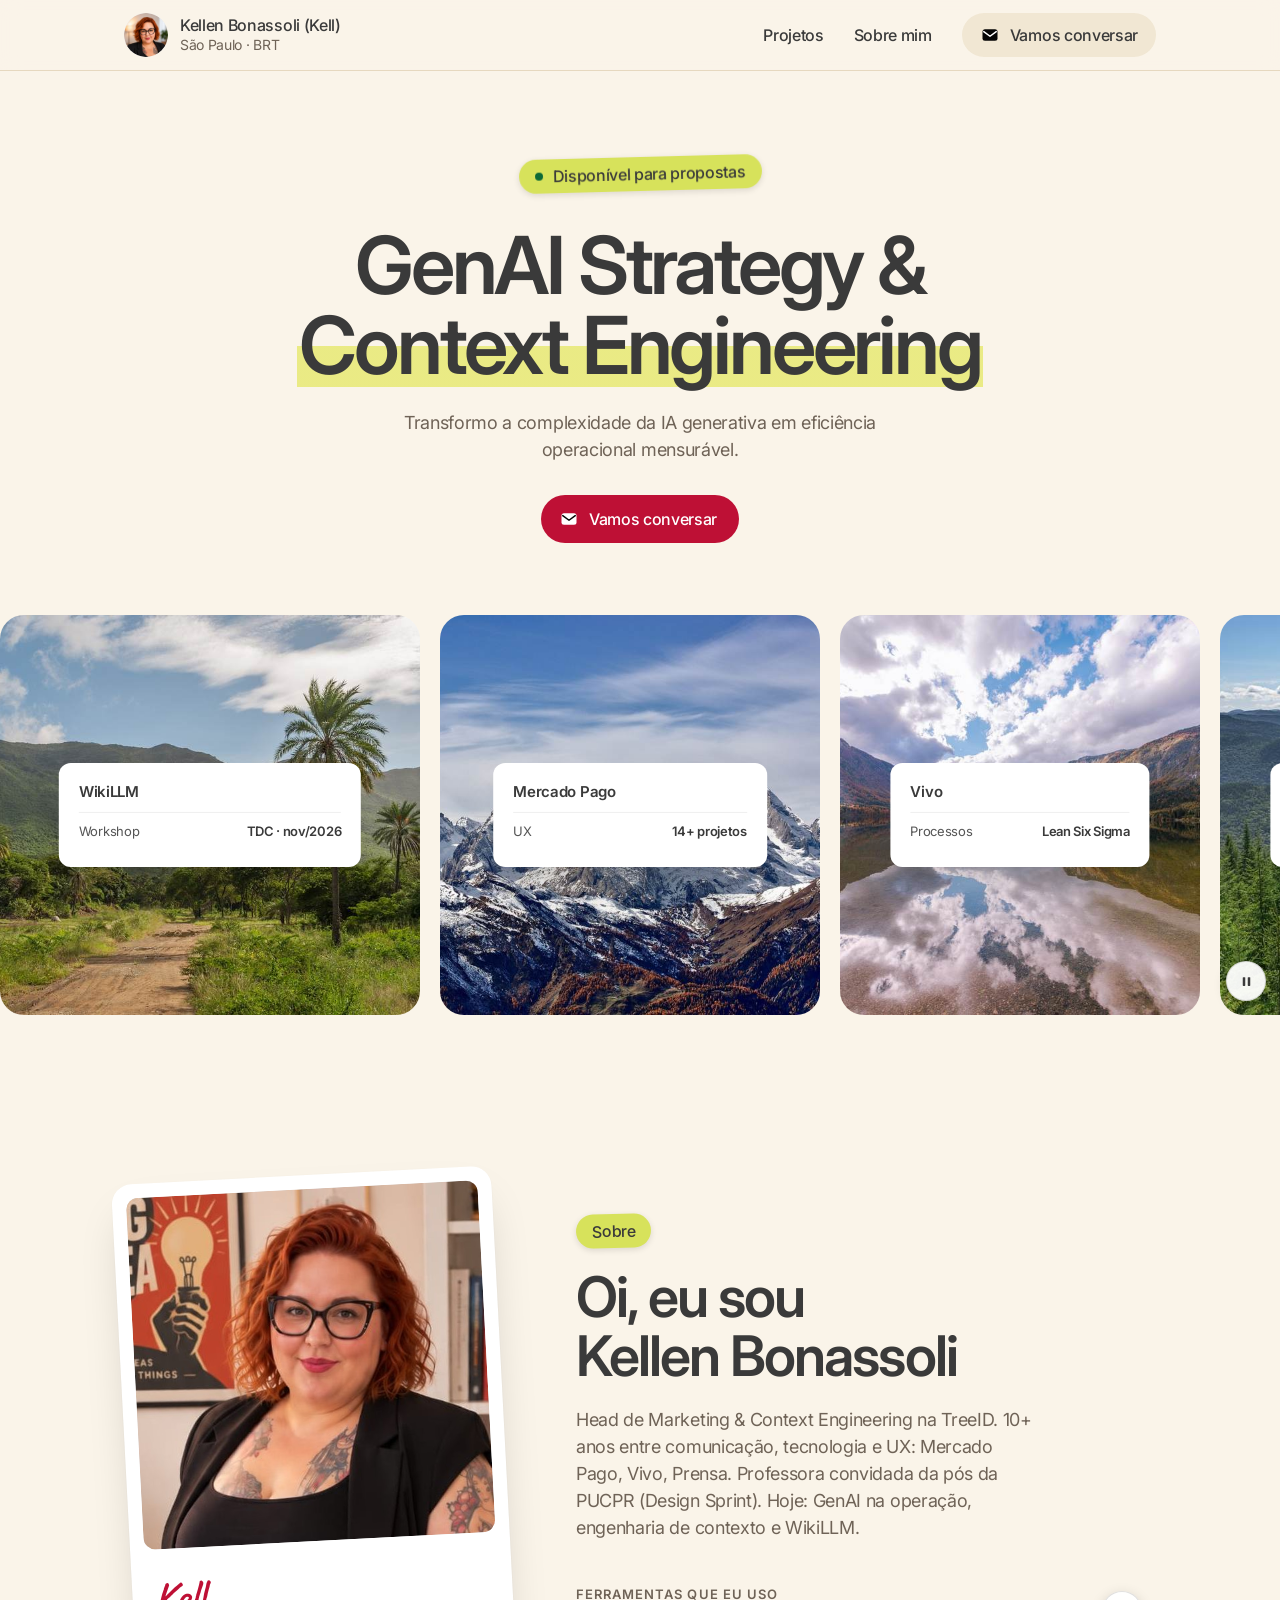
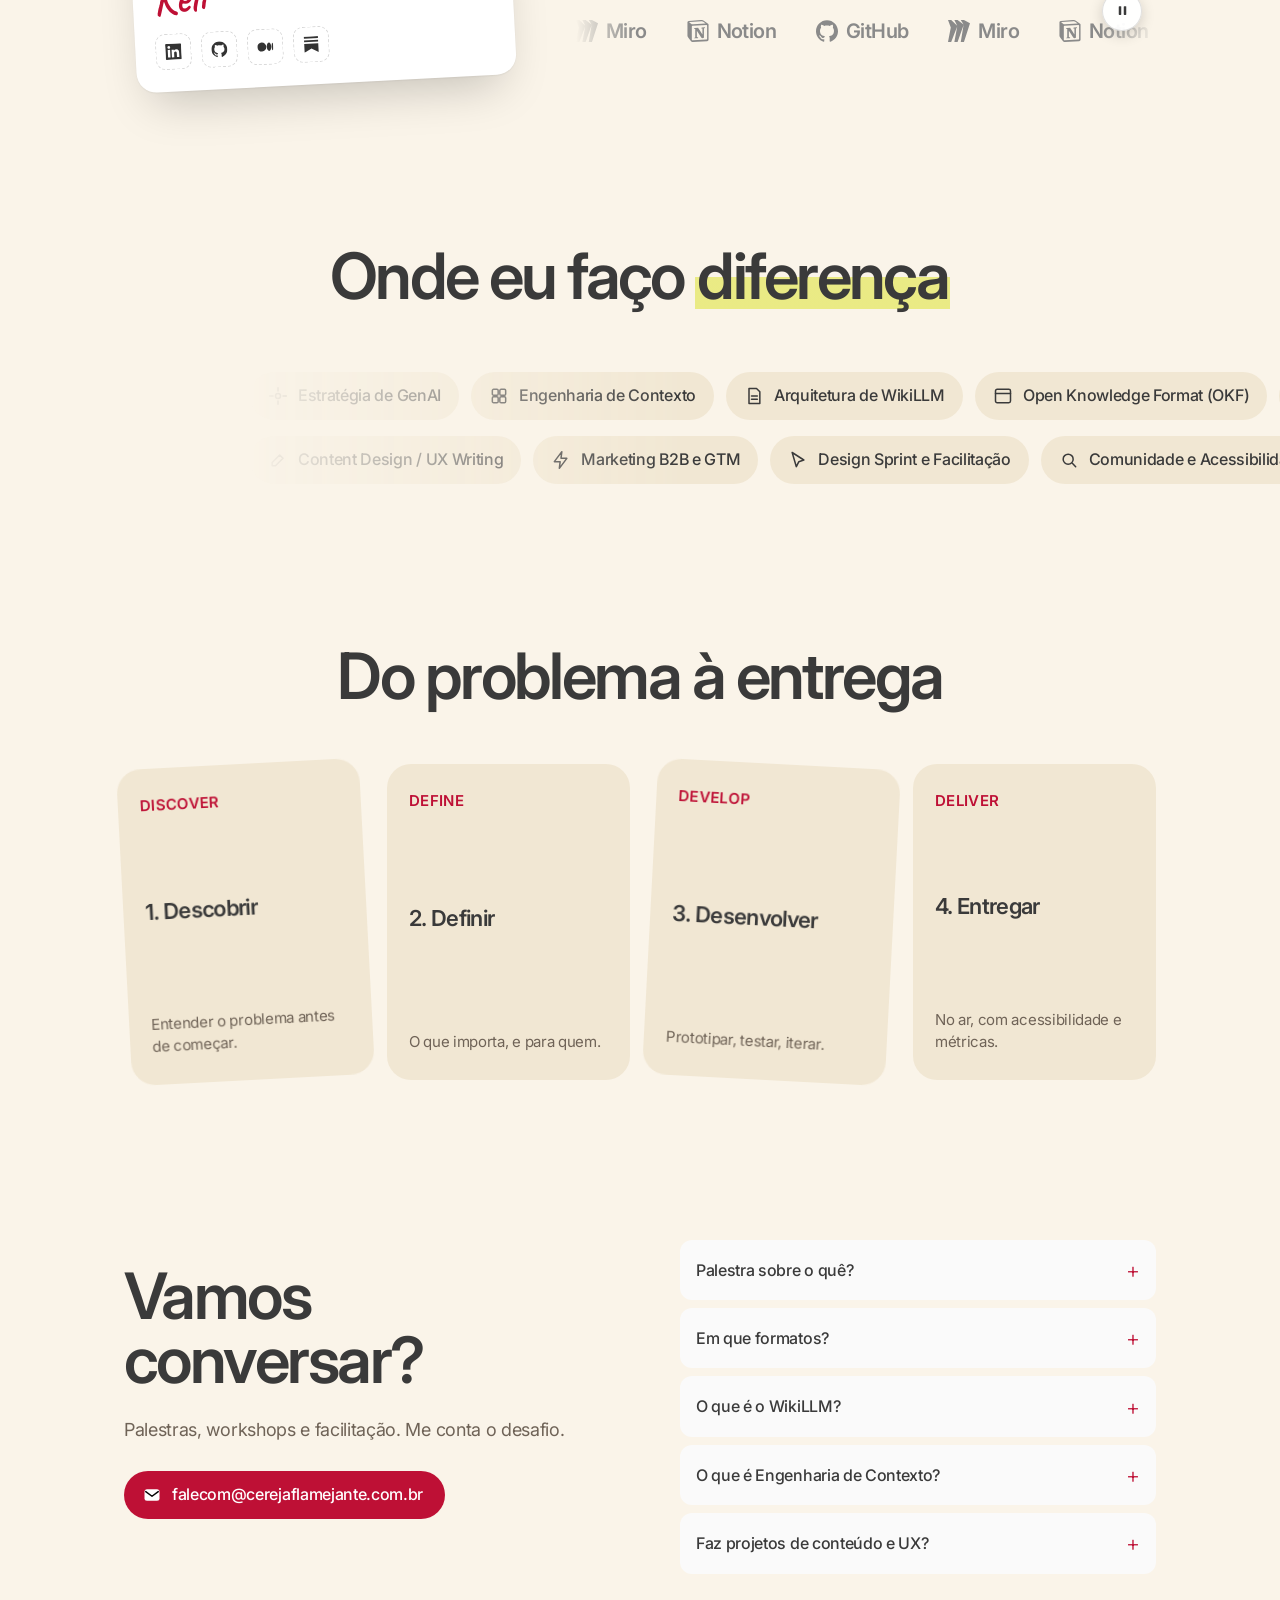
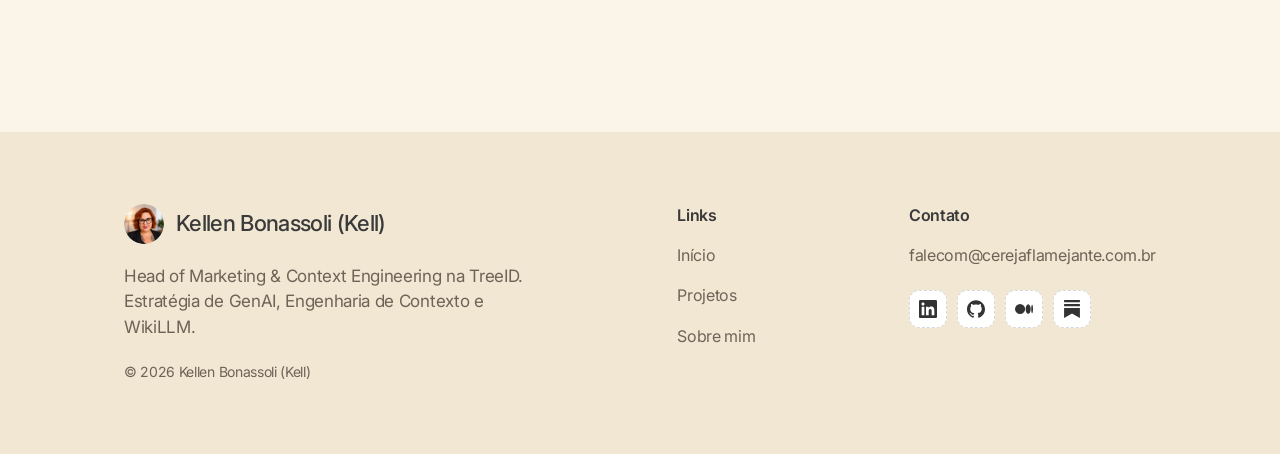
<file: site/index.html>
<!doctype html><html lang="pt-BR"><head><meta charset="utf-8"><meta name="viewport" content="width=device-width,initial-scale=1"><title>Kellen Bonassoli (Kell) · Head of Marketing &amp; Context Engineering</title><meta name="description" content="Portfólio de Kellen Bonassoli (Kell): GenAI Strategy, Engenharia de Contexto, WikiLLM e Marketing."><link rel="preconnect" href="https://fonts.googleapis.com"><link rel="preconnect" href="https://fonts.gstatic.com" crossorigin><link href="https://fonts.googleapis.com/css2?family=Caveat:wght@600&family=Inter:wght@400;500;600&display=swap" rel="stylesheet"><link rel="stylesheet" href="style.css?v=20261127"><script>document.documentElement.classList.add("js")</script></head><body><header><div class="w"><a class="who" href="index.html"><img src="img/kell-foto.png" alt="Kellen Bonassoli (Kell)" width="44" height="44"><span><b>Kellen Bonassoli (Kell)</b><small>São Paulo · BRT</small></span></a><div class="nvw"><nav id="nv"><a href="projetos.html">Projetos</a><a href="index.html#sobre">Sobre mim</a><a class="pill" href="index.html#contato"><svg viewBox="0 0 24 24" aria-hidden="true"><rect x="3" y="5" width="18" height="14" rx="3" fill="#050505"/><path d="M4.5 8l7.5 5.5L19.5 8" fill="none" stroke="#fff" stroke-width="1.8" stroke-linecap="round" stroke-linejoin="round"/></svg>Vamos conversar</a></nav><button class="bg" aria-label="Menu" aria-expanded="false"><i></i><i></i></button></div></div></header><main><section class="w hero"><span class="tag"><i></i>Disponível para propostas</span><h1>GenAI Strategy &amp; <em class="hl">Context Engineering</em></h1><p class="sub">Transformo a complexidade da IA generativa em eficiência operacional mensurável.</p><div class="cta"><a class="btn" href="#contato"><svg viewBox="0 0 24 24" aria-hidden="true"><rect x="3" y="5" width="18" height="14" rx="3" fill="#fff"/><path d="M4.5 8l7.5 5.5L19.5 8" fill="none" stroke="#050505" stroke-width="1.8" stroke-linecap="round" stroke-linejoin="round"/></svg>Vamos conversar</a></div></section><div class="hero-after"><div class="mq full strip hero-after"><div class="tr slow"><div class="g"><a class="tile cv" href="projeto-wikillm.html" style="width:420px;background-image:url(img/p4.jpg)"><div class="win" style="width:72%"><h4>WikiLLM</h4><div class="r"><span>Workshop</span><b>TDC · nov/2026</b></div></div></a><a class="tile cv" href="projeto-mercado-pago.html" style="width:380px;background-image:url(img/p1.jpg)"><div class="win" style="width:72%"><h4>Mercado Pago</h4><div class="r"><span>UX</span><b>14+ projetos</b></div></div></a><a class="tile cv" href="projeto-vivo.html" style="width:360px;background-image:url(img/p2.jpg)"><div class="win" style="width:72%"><h4>Vivo</h4><div class="r"><span>Processos</span><b>Lean Six Sigma</b></div></div></a><a class="tile cv" href="projeto-prensa.html" style="width:360px;background-image:url(img/p3.jpg)"><div class="win" style="width:72%"><h4>Prensa</h4><div class="r"><span>Receita gerada</span><b>+R$ 1 mi</b></div></div></a></div><div class="g" aria-hidden="true"><a class="tile cv" href="projeto-wikillm.html" style="width:420px;background-image:url(img/p4.jpg)" tabindex="-1"><div class="win" style="width:72%"><h4>WikiLLM</h4><div class="r"><span>Workshop</span><b>TDC · nov/2026</b></div></div></a><a class="tile cv" href="projeto-mercado-pago.html" style="width:380px;background-image:url(img/p1.jpg)" tabindex="-1"><div class="win" style="width:72%"><h4>Mercado Pago</h4><div class="r"><span>UX</span><b>14+ projetos</b></div></div></a><a class="tile cv" href="projeto-vivo.html" style="width:360px;background-image:url(img/p2.jpg)" tabindex="-1"><div class="win" style="width:72%"><h4>Vivo</h4><div class="r"><span>Processos</span><b>Lean Six Sigma</b></div></div></a><a class="tile cv" href="projeto-prensa.html" style="width:360px;background-image:url(img/p3.jpg)" tabindex="-1"><div class="win" style="width:72%"><h4>Prensa</h4><div class="r"><span>Receita gerada</span><b>+R$ 1 mi</b></div></div></a></div></div></div><section class="w sec" id="sobre"><div class="ahero"><div class="polaroid" data-rv><img src="img/kell-polaroide-2.jpg" alt="Kellen Bonassoli (Kell)" loading="lazy"><div class="pcap"><b class="sig">Kell</b><div class="psoc"><span><a href="https://www.linkedin.com/in/eusouakell" target="_blank" rel="noopener noreferrer" aria-label="LinkedIn de Kellen Bonassoli" title="LinkedIn" style="display:grid;place-items:center;width:100%;height:100%"><svg viewBox="0 0 24 24" role="img" aria-hidden="true"><path d="M20.447 20.452h-3.554v-5.569c0-1.328-.027-3.037-1.852-3.037-1.853 0-2.136 1.445-2.136 2.939v5.667H9.351V9h3.414v1.561h.046c.477-.9 1.637-1.85 3.37-1.85 3.601 0 4.267 2.37 4.267 5.455v6.286zM5.337 7.433c-1.144 0-2.063-.926-2.063-2.065 0-1.138.92-2.063 2.063-2.063 1.14 0 2.064.925 2.064 2.063 0 1.139-.925 2.065-2.064 2.065zm1.782 13.019H3.555V9h3.564v11.452zM22.225 0H1.771C.792 0 0 .774 0 1.729v20.542C0 23.227.792 24 1.771 24h20.451C23.2 24 24 23.227 24 22.271V1.729C24 .774 23.2 0 22.222 0h.003z"/></svg></a></span><span><a href="https://github.com/eusouakell" target="_blank" rel="noopener noreferrer" aria-label="GitHub de Kellen Bonassoli" title="GitHub" style="display:grid;place-items:center;width:100%;height:100%"><svg viewBox="0 0 24 24" role="img" aria-hidden="true"><path d="M12 .297c-6.63 0-12 5.373-12 12 0 5.303 3.438 9.8 8.205 11.385.6.113.82-.258.82-.577 0-.285-.01-1.04-.015-2.04-3.338.724-4.042-1.61-4.042-1.61C4.422 18.07 3.633 17.7 3.633 17.7c-1.087-.744.084-.729.084-.729 1.205.084 1.838 1.236 1.838 1.236 1.07 1.835 2.809 1.305 3.495.998.108-.776.417-1.305.76-1.605-2.665-.3-5.466-1.332-5.466-5.93 0-1.31.465-2.38 1.235-3.22-.135-.303-.54-1.523.105-3.176 0 0 1.005-.322 3.3 1.23.96-.267 1.98-.399 3-.405 1.02.006 2.04.138 3 .405 2.28-1.552 3.285-1.23 3.285-1.23.645 1.653.24 2.873.12 3.176.765.84 1.23 1.91 1.23 3.22 0 4.61-2.805 5.625-5.475 5.92.42.36.81 1.096.81 2.22 0 1.606-.015 2.896-.015 3.286 0 .315.21.69.825.57C20.565 22.092 24 17.592 24 12.297c0-6.627-5.373-12-12-12"/></svg></a></span><span><a href="https://medium.com/@eusouaKell" target="_blank" rel="noopener noreferrer" aria-label="Medium de Kellen Bonassoli" title="Medium" style="display:grid;place-items:center;width:100%;height:100%"><svg viewBox="0 0 24 24" role="img" aria-hidden="true"><path d="M13.54 12a6.8 6.8 0 01-6.77 6.82A6.8 6.8 0 010 12a6.8 6.8 0 016.77-6.82A6.8 6.8 0 0113.54 12zM20.96 12c0 3.54-1.51 6.42-3.38 6.42-1.87 0-3.39-2.88-3.39-6.42s1.52-6.42 3.39-6.42 3.38 2.88 3.38 6.42M24 12c0 3.17-.53 5.75-1.19 5.75-.66 0-1.19-2.58-1.19-5.75s.53-5.75 1.19-5.75C23.47 6.25 24 8.83 24 12z"/></svg></a></span><span><a href="https://cerejaflamejante.substack.com" target="_blank" rel="noopener noreferrer" aria-label="Newsletter Cereja Flamejante" title="Newsletter Cereja" style="display:grid;place-items:center;width:100%;height:100%"><svg viewBox="0 0 24 24" role="img" aria-hidden="true"><path d="M22.539 8.242H1.46V5.406h21.08v2.836zM1.46 10.812V24L12 18.11 22.54 24V10.812H1.46zM22.54 0H1.46v2.836h21.08V0z"/></svg></a></span></div></div></div><div class="aintro" data-rv><span class="tag">Sobre</span><h2>Oi, eu sou<br>Kellen Bonassoli</h2><p class="sub">Head de Marketing &amp; Context Engineering na TreeID. 10+ anos entre comunicação, tecnologia e UX: Mercado Pago, Vivo, Prensa. Professora convidada da pós da PUCPR (Design Sprint). Hoje: GenAI na operação, engenharia de contexto e WikiLLM.</p><div class="toolsline"><span class="tlabel">Ferramentas que eu uso</span><div class="mq logos"><div class="tr"><div class="g"><span><svg viewBox="0 0 24 24" aria-hidden="true"><path d="M17.392 0H13.9L17 4.808 10.444 0H6.949l3.102 6.3L3.494 0H0l3.05 8.131L0 24h3.494L10.05 6.985 6.949 24h3.494L17 5.494 13.899 24h3.493L24 3.672 17.392 0z"/></svg>Miro</span><span><svg viewBox="0 0 24 24" aria-hidden="true"><path d="M4.459 4.208c.746.606 1.026.56 2.428.466l13.215-.793c.28 0 .047-.28-.046-.326L17.86 1.968c-.42-.326-.981-.7-2.055-.607L3.01 2.295c-.466.046-.56.28-.374.466zm.793 3.08v13.904c0 .747.373 1.027 1.214.98l14.523-.84c.841-.046.935-.56.935-1.167V6.354c0-.606-.233-.933-.748-.887l-15.177.887c-.56.047-.747.327-.747.933zm14.337.745c.093.42 0 .84-.42.888l-.7.14v10.264c-.608.327-1.168.514-1.635.514-.748 0-.935-.234-1.495-.933l-4.577-7.186v6.952L12.21 19s0 .84-1.168.84l-3.222.186c-.093-.186 0-.653.327-.746l.84-.233V9.854L7.822 9.76c-.094-.42.14-1.026.793-1.073l3.456-.233 4.764 7.279v-6.44l-1.215-.139c-.093-.514.28-.887.747-.933zM1.936 1.035l13.31-.98c1.634-.14 2.055-.047 3.082.7l4.249 2.986c.7.513.934.653.934 1.213v16.378c0 1.026-.373 1.634-1.68 1.726l-15.458.934c-.98.047-1.448-.093-1.962-.747l-3.129-4.06c-.56-.747-.793-1.306-.793-1.96V2.667c0-.839.374-1.54 1.447-1.632z"/></svg>Notion</span><span><svg viewBox="0 0 24 24" aria-hidden="true"><path d="M12 .297c-6.63 0-12 5.373-12 12 0 5.303 3.438 9.8 8.205 11.385.6.113.82-.258.82-.577 0-.285-.01-1.04-.015-2.04-3.338.724-4.042-1.61-4.042-1.61C4.422 18.07 3.633 17.7 3.633 17.7c-1.087-.744.084-.729.084-.729 1.205.084 1.838 1.236 1.838 1.236 1.07 1.835 2.809 1.305 3.495.998.108-.776.417-1.305.76-1.605-2.665-.3-5.466-1.332-5.466-5.93 0-1.31.465-2.38 1.235-3.22-.135-.303-.54-1.523.105-3.176 0 0 1.005-.322 3.3 1.23.96-.267 1.98-.399 3-.405 1.02.006 2.04.138 3 .405 2.28-1.552 3.285-1.23 3.285-1.23.645 1.653.24 2.873.12 3.176.765.84 1.23 1.91 1.23 3.22 0 4.61-2.805 5.625-5.475 5.92.42.36.81 1.096.81 2.22 0 1.606-.015 2.896-.015 3.286 0 .315.21.69.825.57C20.565 22.092 24 17.592 24 12.297c0-6.627-5.373-12-12-12"/></svg>GitHub</span></div><div class="g" aria-hidden="true"><span><svg viewBox="0 0 24 24" aria-hidden="true"><path d="M17.392 0H13.9L17 4.808 10.444 0H6.949l3.102 6.3L3.494 0H0l3.05 8.131L0 24h3.494L10.05 6.985 6.949 24h3.494L17 5.494 13.899 24h3.493L24 3.672 17.392 0z"/></svg>Miro</span><span><svg viewBox="0 0 24 24" aria-hidden="true"><path d="M4.459 4.208c.746.606 1.026.56 2.428.466l13.215-.793c.28 0 .047-.28-.046-.326L17.86 1.968c-.42-.326-.981-.7-2.055-.607L3.01 2.295c-.466.046-.56.28-.374.466zm.793 3.08v13.904c0 .747.373 1.027 1.214.98l14.523-.84c.841-.046.935-.56.935-1.167V6.354c0-.606-.233-.933-.748-.887l-15.177.887c-.56.047-.747.327-.747.933zm14.337.745c.093.42 0 .84-.42.888l-.7.14v10.264c-.608.327-1.168.514-1.635.514-.748 0-.935-.234-1.495-.933l-4.577-7.186v6.952L12.21 19s0 .84-1.168.84l-3.222.186c-.093-.186 0-.653.327-.746l.84-.233V9.854L7.822 9.76c-.094-.42.14-1.026.793-1.073l3.456-.233 4.764 7.279v-6.44l-1.215-.139c-.093-.514.28-.887.747-.933zM1.936 1.035l13.31-.98c1.634-.14 2.055-.047 3.082.7l4.249 2.986c.7.513.934.653.934 1.213v16.378c0 1.026-.373 1.634-1.68 1.726l-15.458.934c-.98.047-1.448-.093-1.962-.747l-3.129-4.06c-.56-.747-.793-1.306-.793-1.96V2.667c0-.839.374-1.54 1.447-1.632z"/></svg>Notion</span><span><svg viewBox="0 0 24 24" aria-hidden="true"><path d="M12 .297c-6.63 0-12 5.373-12 12 0 5.303 3.438 9.8 8.205 11.385.6.113.82-.258.82-.577 0-.285-.01-1.04-.015-2.04-3.338.724-4.042-1.61-4.042-1.61C4.422 18.07 3.633 17.7 3.633 17.7c-1.087-.744.084-.729.084-.729 1.205.084 1.838 1.236 1.838 1.236 1.07 1.835 2.809 1.305 3.495.998.108-.776.417-1.305.76-1.605-2.665-.3-5.466-1.332-5.466-5.93 0-1.31.465-2.38 1.235-3.22-.135-.303-.54-1.523.105-3.176 0 0 1.005-.322 3.3 1.23.96-.267 1.98-.399 3-.405 1.02.006 2.04.138 3 .405 2.28-1.552 3.285-1.23 3.285-1.23.645 1.653.24 2.873.12 3.176.765.84 1.23 1.91 1.23 3.22 0 4.61-2.805 5.625-5.475 5.92.42.36.81 1.096.81 2.22 0 1.606-.015 2.896-.015 3.286 0 .315.21.69.825.57C20.565 22.092 24 17.592 24 12.297c0-6.627-5.373-12-12-12"/></svg>GitHub</span></div></div></div></div></div></section><section class="w sec"><div class="head" data-rv><h2>Onde eu faço <em class="hl">diferença</em></h2></div><div class="svc" data-rv><div class="mq "><div class="tr slow"><div class="g"><span class="chip"><svg viewBox="0 0 24 24" fill="none" stroke="currentColor" stroke-width="1.8" stroke-linecap="round" stroke-linejoin="round" aria-hidden="true"><circle cx="12" cy="12" r="3"/><path d="M12 2v4M12 18v4M2 12h4M18 12h4"/></svg>Estratégia de GenAI</span><span class="chip"><svg viewBox="0 0 24 24" fill="none" stroke="currentColor" stroke-width="1.8" stroke-linecap="round" stroke-linejoin="round" aria-hidden="true"><rect x="4" y="4" width="7" height="7" rx="1.5"/><rect x="13" y="4" width="7" height="7" rx="1.5"/><rect x="4" y="13" width="7" height="7" rx="1.5"/><rect x="13" y="13" width="7" height="7" rx="1.5"/></svg>Engenharia de Contexto</span><span class="chip"><svg viewBox="0 0 24 24" fill="none" stroke="currentColor" stroke-width="1.8" stroke-linecap="round" stroke-linejoin="round" aria-hidden="true"><path d="M6 3h9l4 4v14H6z"/><path d="M9 12h7M9 16h7"/></svg>Arquitetura de WikiLLM</span><span class="chip"><svg viewBox="0 0 24 24" fill="none" stroke="currentColor" stroke-width="1.8" stroke-linecap="round" stroke-linejoin="round" aria-hidden="true"><rect x="3" y="4" width="18" height="16" rx="2"/><path d="M3 9h18"/></svg>Open Knowledge Format (OKF)</span><span class="chip"><svg viewBox="0 0 24 24" fill="none" stroke="currentColor" stroke-width="1.8" stroke-linecap="round" stroke-linejoin="round" aria-hidden="true"><path d="M14 6l4 4-9 9H5v-4z"/></svg>Content Design / UX Writing</span><span class="chip"><svg viewBox="0 0 24 24" fill="none" stroke="currentColor" stroke-width="1.8" stroke-linecap="round" stroke-linejoin="round" aria-hidden="true"><path d="M13 2L4 14h7l-1 8 9-12h-7z"/></svg>Marketing B2B e GTM</span><span class="chip"><svg viewBox="0 0 24 24" fill="none" stroke="currentColor" stroke-width="1.8" stroke-linecap="round" stroke-linejoin="round" aria-hidden="true"><path d="M5 3l14 9-6 2-3 6z"/></svg>Design Sprint e Facilitação</span><span class="chip"><svg viewBox="0 0 24 24" fill="none" stroke="currentColor" stroke-width="1.8" stroke-linecap="round" stroke-linejoin="round" aria-hidden="true"><circle cx="11" cy="11" r="6"/><path d="M20 20l-4-4"/></svg>Comunidade e Acessibilidade Tech</span></div><div class="g" aria-hidden="true"><span class="chip"><svg viewBox="0 0 24 24" fill="none" stroke="currentColor" stroke-width="1.8" stroke-linecap="round" stroke-linejoin="round" aria-hidden="true"><circle cx="12" cy="12" r="3"/><path d="M12 2v4M12 18v4M2 12h4M18 12h4"/></svg>Estratégia de GenAI</span><span class="chip"><svg viewBox="0 0 24 24" fill="none" stroke="currentColor" stroke-width="1.8" stroke-linecap="round" stroke-linejoin="round" aria-hidden="true"><rect x="4" y="4" width="7" height="7" rx="1.5"/><rect x="13" y="4" width="7" height="7" rx="1.5"/><rect x="4" y="13" width="7" height="7" rx="1.5"/><rect x="13" y="13" width="7" height="7" rx="1.5"/></svg>Engenharia de Contexto</span><span class="chip"><svg viewBox="0 0 24 24" fill="none" stroke="currentColor" stroke-width="1.8" stroke-linecap="round" stroke-linejoin="round" aria-hidden="true"><path d="M6 3h9l4 4v14H6z"/><path d="M9 12h7M9 16h7"/></svg>Arquitetura de WikiLLM</span><span class="chip"><svg viewBox="0 0 24 24" fill="none" stroke="currentColor" stroke-width="1.8" stroke-linecap="round" stroke-linejoin="round" aria-hidden="true"><rect x="3" y="4" width="18" height="16" rx="2"/><path d="M3 9h18"/></svg>Open Knowledge Format (OKF)</span><span class="chip"><svg viewBox="0 0 24 24" fill="none" stroke="currentColor" stroke-width="1.8" stroke-linecap="round" stroke-linejoin="round" aria-hidden="true"><path d="M14 6l4 4-9 9H5v-4z"/></svg>Content Design / UX Writing</span><span class="chip"><svg viewBox="0 0 24 24" fill="none" stroke="currentColor" stroke-width="1.8" stroke-linecap="round" stroke-linejoin="round" aria-hidden="true"><path d="M13 2L4 14h7l-1 8 9-12h-7z"/></svg>Marketing B2B e GTM</span><span class="chip"><svg viewBox="0 0 24 24" fill="none" stroke="currentColor" stroke-width="1.8" stroke-linecap="round" stroke-linejoin="round" aria-hidden="true"><path d="M5 3l14 9-6 2-3 6z"/></svg>Design Sprint e Facilitação</span><span class="chip"><svg viewBox="0 0 24 24" fill="none" stroke="currentColor" stroke-width="1.8" stroke-linecap="round" stroke-linejoin="round" aria-hidden="true"><circle cx="11" cy="11" r="6"/><path d="M20 20l-4-4"/></svg>Comunidade e Acessibilidade Tech</span></div></div></div><div class="mq rev"><div class="tr slow"><div class="g"><span class="chip"><svg viewBox="0 0 24 24" fill="none" stroke="currentColor" stroke-width="1.8" stroke-linecap="round" stroke-linejoin="round" aria-hidden="true"><path d="M14 6l4 4-9 9H5v-4z"/></svg>Content Design / UX Writing</span><span class="chip"><svg viewBox="0 0 24 24" fill="none" stroke="currentColor" stroke-width="1.8" stroke-linecap="round" stroke-linejoin="round" aria-hidden="true"><path d="M13 2L4 14h7l-1 8 9-12h-7z"/></svg>Marketing B2B e GTM</span><span class="chip"><svg viewBox="0 0 24 24" fill="none" stroke="currentColor" stroke-width="1.8" stroke-linecap="round" stroke-linejoin="round" aria-hidden="true"><path d="M5 3l14 9-6 2-3 6z"/></svg>Design Sprint e Facilitação</span><span class="chip"><svg viewBox="0 0 24 24" fill="none" stroke="currentColor" stroke-width="1.8" stroke-linecap="round" stroke-linejoin="round" aria-hidden="true"><circle cx="11" cy="11" r="6"/><path d="M20 20l-4-4"/></svg>Comunidade e Acessibilidade Tech</span><span class="chip"><svg viewBox="0 0 24 24" fill="none" stroke="currentColor" stroke-width="1.8" stroke-linecap="round" stroke-linejoin="round" aria-hidden="true"><circle cx="12" cy="12" r="3"/><path d="M12 2v4M12 18v4M2 12h4M18 12h4"/></svg>Estratégia de GenAI</span><span class="chip"><svg viewBox="0 0 24 24" fill="none" stroke="currentColor" stroke-width="1.8" stroke-linecap="round" stroke-linejoin="round" aria-hidden="true"><rect x="4" y="4" width="7" height="7" rx="1.5"/><rect x="13" y="4" width="7" height="7" rx="1.5"/><rect x="4" y="13" width="7" height="7" rx="1.5"/><rect x="13" y="13" width="7" height="7" rx="1.5"/></svg>Engenharia de Contexto</span><span class="chip"><svg viewBox="0 0 24 24" fill="none" stroke="currentColor" stroke-width="1.8" stroke-linecap="round" stroke-linejoin="round" aria-hidden="true"><path d="M6 3h9l4 4v14H6z"/><path d="M9 12h7M9 16h7"/></svg>Arquitetura de WikiLLM</span><span class="chip"><svg viewBox="0 0 24 24" fill="none" stroke="currentColor" stroke-width="1.8" stroke-linecap="round" stroke-linejoin="round" aria-hidden="true"><rect x="3" y="4" width="18" height="16" rx="2"/><path d="M3 9h18"/></svg>Open Knowledge Format (OKF)</span></div><div class="g" aria-hidden="true"><span class="chip"><svg viewBox="0 0 24 24" fill="none" stroke="currentColor" stroke-width="1.8" stroke-linecap="round" stroke-linejoin="round" aria-hidden="true"><path d="M14 6l4 4-9 9H5v-4z"/></svg>Content Design / UX Writing</span><span class="chip"><svg viewBox="0 0 24 24" fill="none" stroke="currentColor" stroke-width="1.8" stroke-linecap="round" stroke-linejoin="round" aria-hidden="true"><path d="M13 2L4 14h7l-1 8 9-12h-7z"/></svg>Marketing B2B e GTM</span><span class="chip"><svg viewBox="0 0 24 24" fill="none" stroke="currentColor" stroke-width="1.8" stroke-linecap="round" stroke-linejoin="round" aria-hidden="true"><path d="M5 3l14 9-6 2-3 6z"/></svg>Design Sprint e Facilitação</span><span class="chip"><svg viewBox="0 0 24 24" fill="none" stroke="currentColor" stroke-width="1.8" stroke-linecap="round" stroke-linejoin="round" aria-hidden="true"><circle cx="11" cy="11" r="6"/><path d="M20 20l-4-4"/></svg>Comunidade e Acessibilidade Tech</span><span class="chip"><svg viewBox="0 0 24 24" fill="none" stroke="currentColor" stroke-width="1.8" stroke-linecap="round" stroke-linejoin="round" aria-hidden="true"><circle cx="12" cy="12" r="3"/><path d="M12 2v4M12 18v4M2 12h4M18 12h4"/></svg>Estratégia de GenAI</span><span class="chip"><svg viewBox="0 0 24 24" fill="none" stroke="currentColor" stroke-width="1.8" stroke-linecap="round" stroke-linejoin="round" aria-hidden="true"><rect x="4" y="4" width="7" height="7" rx="1.5"/><rect x="13" y="4" width="7" height="7" rx="1.5"/><rect x="4" y="13" width="7" height="7" rx="1.5"/><rect x="13" y="13" width="7" height="7" rx="1.5"/></svg>Engenharia de Contexto</span><span class="chip"><svg viewBox="0 0 24 24" fill="none" stroke="currentColor" stroke-width="1.8" stroke-linecap="round" stroke-linejoin="round" aria-hidden="true"><path d="M6 3h9l4 4v14H6z"/><path d="M9 12h7M9 16h7"/></svg>Arquitetura de WikiLLM</span><span class="chip"><svg viewBox="0 0 24 24" fill="none" stroke="currentColor" stroke-width="1.8" stroke-linecap="round" stroke-linejoin="round" aria-hidden="true"><rect x="3" y="4" width="18" height="16" rx="2"/><path d="M3 9h18"/></svg>Open Knowledge Format (OKF)</span></div></div></div></div></section><section class="w sec" id="metodo"><div class="head" data-rv><h2>Do problema à entrega</h2></div><div class="dd" data-rv><div class="step"><b>Discover</b><h3>1. Descobrir</h3><p>Entender o problema antes de começar.</p></div><div class="step"><b>Define</b><h3>2. Definir</h3><p>O que importa, e para quem.</p></div><div class="step"><b>Develop</b><h3>3. Desenvolver</h3><p>Prototipar, testar, iterar.</p></div><div class="step"><b>Deliver</b><h3>4. Entregar</h3><p>No ar, com acessibilidade e métricas.</p></div></div></section><section class="w sec ctab" id="contato"><div data-rv><h2>Vamos conversar?</h2><p>Palestras, workshops e facilitação. Me conta o desafio.</p><div class="cta" style="justify-content:flex-start"><a class="btn" href="mailto:falecom@cerejaflamejante.com.br?subject=Contato%20pelo%20site"><svg viewBox="0 0 24 24" aria-hidden="true"><rect x="3" y="5" width="18" height="14" rx="3" fill="#fff"/><path d="M4.5 8l7.5 5.5L19.5 8" fill="none" stroke="#050505" stroke-width="1.8" stroke-linecap="round" stroke-linejoin="round"/></svg>falecom@cerejaflamejante.com.br</a></div></div><div class="faq" data-rv><details><summary>Palestra sobre o quê?</summary><p>GenAI na operação, UX e linguagem.</p></details><details><summary>Em que formatos?</summary><p>Palestras e workshops.</p></details><details><summary>O que é o WikiLLM?</summary><p>Um workshop sobre como estruturar um LLM Wiki, apresentado no TDC. <a href="projeto-wikillm.html">Veja o case</a>.</p></details><details><summary>O que é Engenharia de Contexto?</summary><p>Guias, limites e validações — guides, guards, sensors e checks — para LLMs usarem o contexto certo.</p></details><details><summary>Faz projetos de conteúdo e UX?</summary><p>Sim: content design e UX writing, como nos 14+ projetos no Mercado Pago.</p></details></div></section></main><footer><div class="w ftop"><div class="fbrand"><div class="fid"><img src="img/kell-foto.png" alt="Kellen Bonassoli (Kell)" width="40" height="40"><b>Kellen Bonassoli (Kell)</b></div><p>Head of Marketing &amp; Context Engineering na TreeID. Estratégia de GenAI, Engenharia de Contexto e WikiLLM.</p><small>© 2026 Kellen Bonassoli (Kell)</small></div><nav class="fmap" aria-label="Mapa do site"><span>Links</span><a href="index.html">Início</a><a href="projetos.html">Projetos</a><a href="index.html#sobre">Sobre mim</a></nav><div class="fcontact"><span>Contato</span><a href="mailto:falecom@cerejaflamejante.com.br">falecom@cerejaflamejante.com.br</a><div class="fsoc"><span><a href="https://www.linkedin.com/in/eusouakell" target="_blank" rel="noopener noreferrer" aria-label="LinkedIn de Kellen Bonassoli" title="LinkedIn" style="display:grid;place-items:center;width:100%;height:100%"><svg viewBox="0 0 24 24" role="img" aria-hidden="true"><path d="M20.447 20.452h-3.554v-5.569c0-1.328-.027-3.037-1.852-3.037-1.853 0-2.136 1.445-2.136 2.939v5.667H9.351V9h3.414v1.561h.046c.477-.9 1.637-1.85 3.37-1.85 3.601 0 4.267 2.37 4.267 5.455v6.286zM5.337 7.433c-1.144 0-2.063-.926-2.063-2.065 0-1.138.92-2.063 2.063-2.063 1.14 0 2.064.925 2.064 2.063 0 1.139-.925 2.065-2.064 2.065zm1.782 13.019H3.555V9h3.564v11.452zM22.225 0H1.771C.792 0 0 .774 0 1.729v20.542C0 23.227.792 24 1.771 24h20.451C23.2 24 24 23.227 24 22.271V1.729C24 .774 23.2 0 22.222 0h.003z"/></svg></a></span><span><a href="https://github.com/eusouakell" target="_blank" rel="noopener noreferrer" aria-label="GitHub de Kellen Bonassoli" title="GitHub" style="display:grid;place-items:center;width:100%;height:100%"><svg viewBox="0 0 24 24" role="img" aria-hidden="true"><path d="M12 .297c-6.63 0-12 5.373-12 12 0 5.303 3.438 9.8 8.205 11.385.6.113.82-.258.82-.577 0-.285-.01-1.04-.015-2.04-3.338.724-4.042-1.61-4.042-1.61C4.422 18.07 3.633 17.7 3.633 17.7c-1.087-.744.084-.729.084-.729 1.205.084 1.838 1.236 1.838 1.236 1.07 1.835 2.809 1.305 3.495.998.108-.776.417-1.305.76-1.605-2.665-.3-5.466-1.332-5.466-5.93 0-1.31.465-2.38 1.235-3.22-.135-.303-.54-1.523.105-3.176 0 0 1.005-.322 3.3 1.23.96-.267 1.98-.399 3-.405 1.02.006 2.04.138 3 .405 2.28-1.552 3.285-1.23 3.285-1.23.645 1.653.24 2.873.12 3.176.765.84 1.23 1.91 1.23 3.22 0 4.61-2.805 5.625-5.475 5.92.42.36.81 1.096.81 2.22 0 1.606-.015 2.896-.015 3.286 0 .315.21.69.825.57C20.565 22.092 24 17.592 24 12.297c0-6.627-5.373-12-12-12"/></svg></a></span><span><a href="https://medium.com/@eusouaKell" target="_blank" rel="noopener noreferrer" aria-label="Medium de Kellen Bonassoli" title="Medium" style="display:grid;place-items:center;width:100%;height:100%"><svg viewBox="0 0 24 24" role="img" aria-hidden="true"><path d="M13.54 12a6.8 6.8 0 01-6.77 6.82A6.8 6.8 0 010 12a6.8 6.8 0 016.77-6.82A6.8 6.8 0 0113.54 12zM20.96 12c0 3.54-1.51 6.42-3.38 6.42-1.87 0-3.39-2.88-3.39-6.42s1.52-6.42 3.39-6.42 3.38 2.88 3.38 6.42M24 12c0 3.17-.53 5.75-1.19 5.75-.66 0-1.19-2.58-1.19-5.75s.53-5.75 1.19-5.75C23.47 6.25 24 8.83 24 12z"/></svg></a></span><span><a href="https://cerejaflamejante.substack.com" target="_blank" rel="noopener noreferrer" aria-label="Newsletter Cereja Flamejante" title="Newsletter Cereja" style="display:grid;place-items:center;width:100%;height:100%"><svg viewBox="0 0 24 24" role="img" aria-hidden="true"><path d="M22.539 8.242H1.46V5.406h21.08v2.836zM1.46 10.812V24L12 18.11 22.54 24V10.812H1.46zM22.54 0H1.46v2.836h21.08V0z"/></svg></a></span></div></div></div></footer><script src="site.js?v=20261127"></script></body></html>
</file>
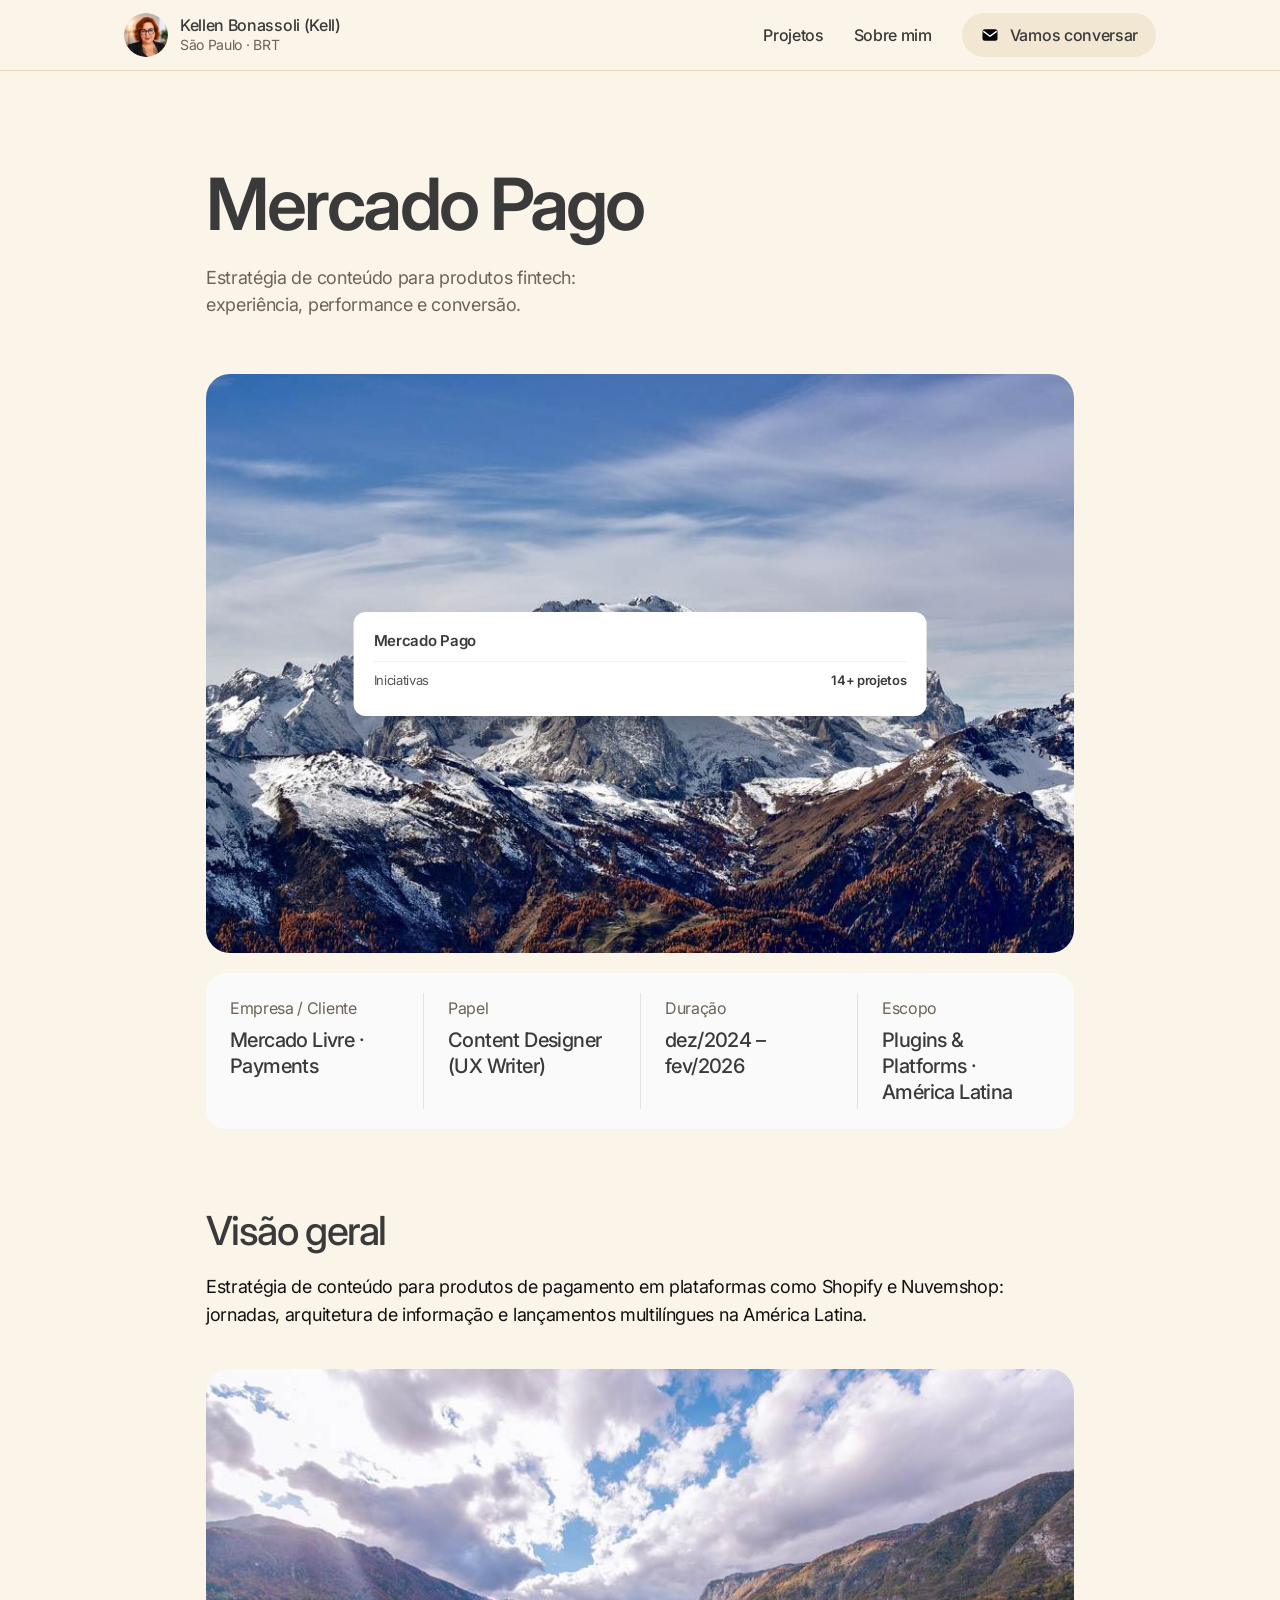
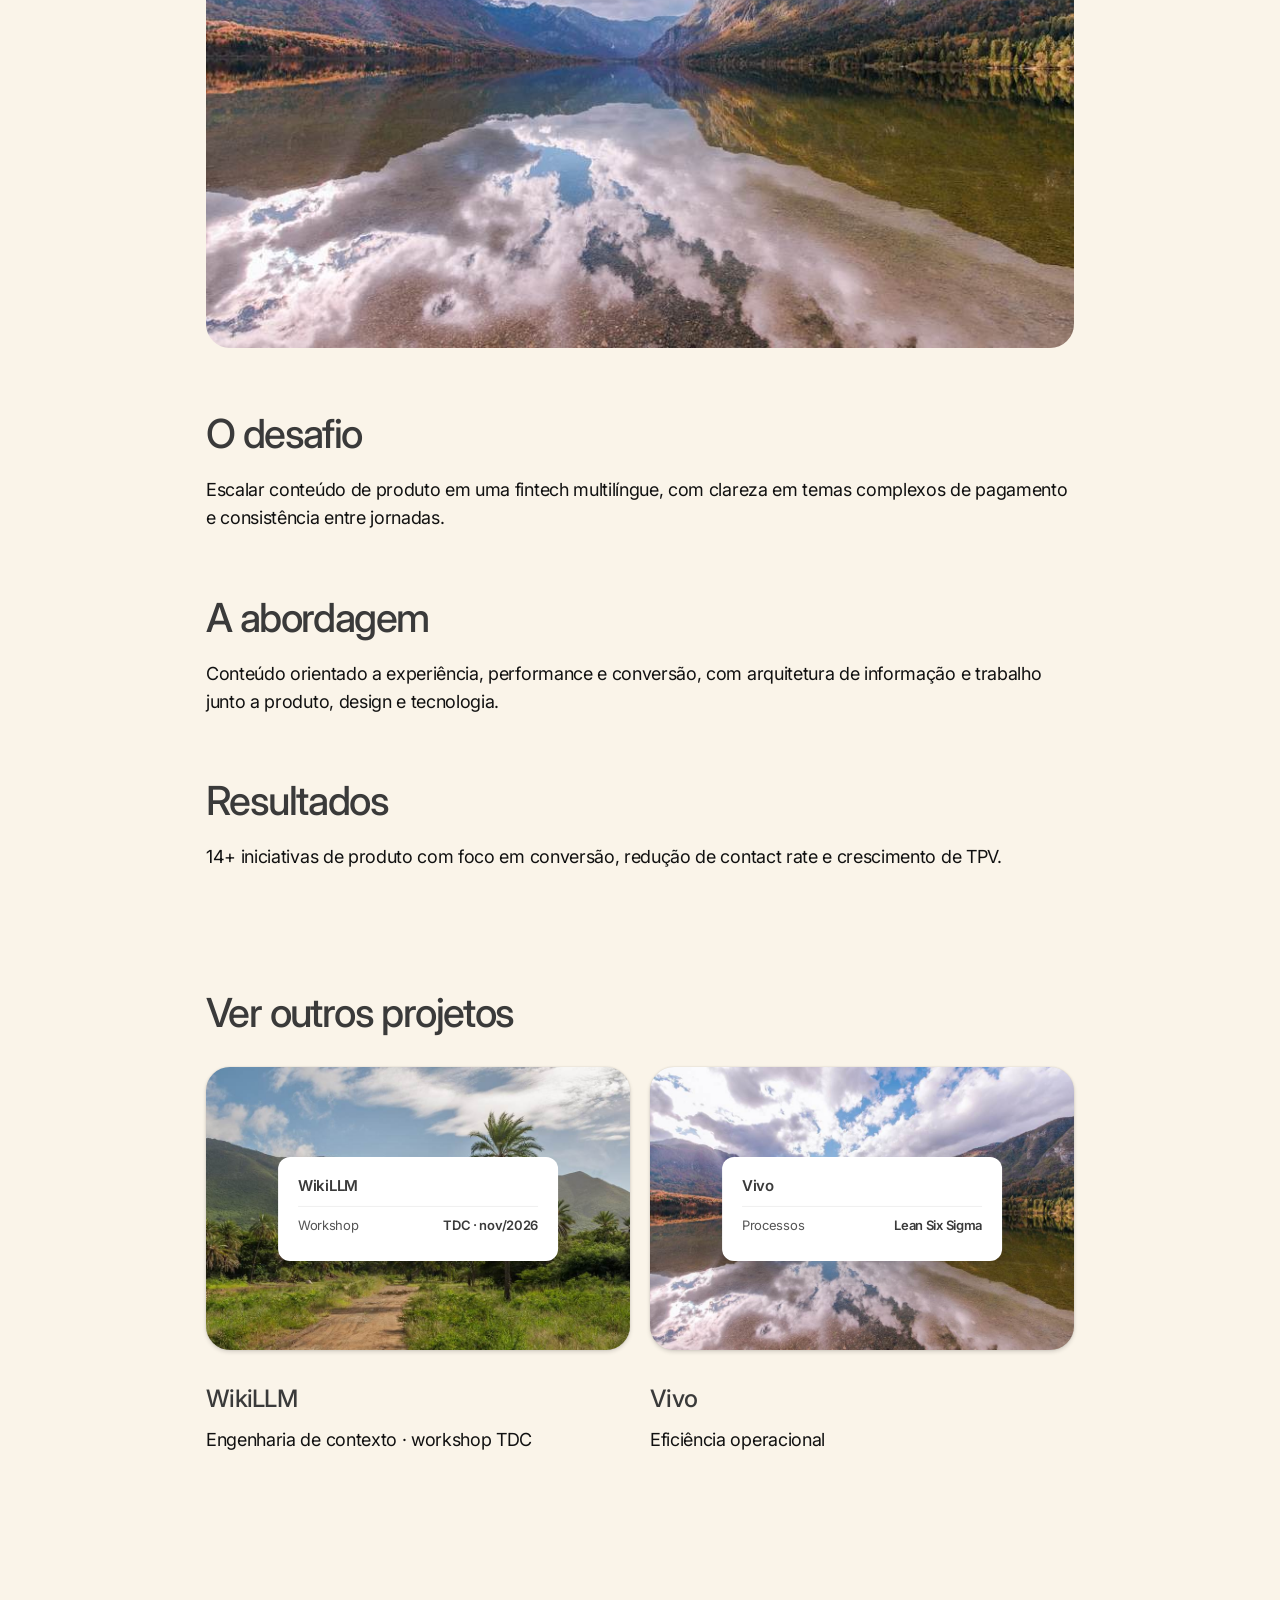
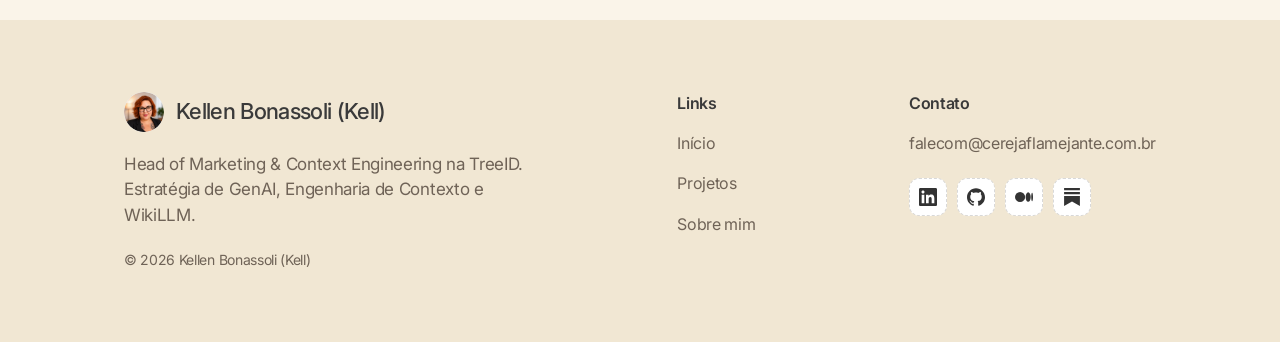
<file: site/projeto-mercado-pago.html>
<!doctype html><html lang="pt-BR"><head><meta charset="utf-8"><meta name="viewport" content="width=device-width,initial-scale=1"><title>Mercado Pago · Kellen Bonassoli (Kell)</title><meta name="description" content="Content Design para produtos de pagamento do Mercado Livre: jornadas, arquitetura de informação e conversão."><link rel="preconnect" href="https://fonts.googleapis.com"><link rel="preconnect" href="https://fonts.gstatic.com" crossorigin><link href="https://fonts.googleapis.com/css2?family=Inter:wght@400;500;600&display=swap" rel="stylesheet"><link rel="stylesheet" href="style.css?v=20261126"><script>document.documentElement.classList.add("js")</script></head><body><header><div class="w"><a class="who" href="index.html"><img src="img/kell-foto.png" alt="Kellen Bonassoli (Kell)" width="44" height="44"><span><b>Kellen Bonassoli (Kell)</b><small>São Paulo · BRT</small></span></a><div class="nvw"><nav id="nv"><a href="projetos.html">Projetos</a><a href="index.html#sobre">Sobre mim</a><a class="pill" href="index.html#contato"><svg viewBox="0 0 24 24" aria-hidden="true"><rect x="3" y="5" width="18" height="14" rx="3" fill="#050505"/><path d="M4.5 8l7.5 5.5L19.5 8" fill="none" stroke="#fff" stroke-width="1.8" stroke-linecap="round" stroke-linejoin="round"/></svg>Vamos conversar</a></nav><button class="bg" aria-label="Menu" aria-expanded="false"><i></i><i></i></button></div></div></header><main><div class="case"><h1>Mercado Pago</h1><p class="sub">Estratégia de conteúdo para produtos fintech: experiência, performance e conversão.</p><div class="cv" style="background-image:url(img/p1.jpg);"><div class="win"><h4>Mercado Pago</h4><div class="r"><span>Iniciativas</span><b>14+ projetos</b></div></div></div><div class="meta"><div><small>Empresa / Cliente</small><b>Mercado Livre · Payments</b></div><div><small>Papel</small><b>Content Designer (UX Writer)</b></div><div><small>Duração</small><b>dez/2024 – fev/2026</b></div><div><small>Escopo</small><b>Plugins & Platforms · América Latina</b></div></div><h2>Visão geral</h2><p>Estratégia de conteúdo para produtos de pagamento em plataformas como Shopify e Nuvemshop: jornadas, arquitetura de informação e lançamentos multilíngues na América Latina.</p><div class="pic" data-rv><img src="img/p2.jpg" alt="" loading="lazy"></div><h2>O desafio</h2><p>Escalar conteúdo de produto em uma fintech multilíngue, com clareza em temas complexos de pagamento e consistência entre jornadas.</p><h2>A abordagem</h2><p>Conteúdo orientado a experiência, performance e conversão, com arquitetura de informação e trabalho junto a produto, design e tecnologia.</p><h2>Resultados</h2><p>14+ iniciativas de produto com foco em conversão, redução de contact rate e crescimento de TPV.</p></div><section class="case more"><h2>Ver outros projetos</h2><div class="grid"><a class="card" href="projeto-wikillm.html" data-rv><div class="cv" style="background-image:url(img/p4.jpg);"><div class="win"><h4>WikiLLM</h4><div class="r"><span>Workshop</span><b>TDC · nov/2026</b></div></div></div><h3>WikiLLM</h3><p>Engenharia de contexto · workshop TDC</p></a><a class="card" href="projeto-vivo.html" data-rv><div class="cv" style="background-image:url(img/p2.jpg);"><div class="win"><h4>Vivo</h4><div class="r"><span>Processos</span><b>Lean Six Sigma</b></div></div></div><h3>Vivo</h3><p>Eficiência operacional</p></a></div>
</section></main><footer><div class="w ftop"><div class="fbrand"><div class="fid"><img src="img/kell-foto.png" alt="Kellen Bonassoli (Kell)" width="40" height="40"><b>Kellen Bonassoli (Kell)</b></div><p>Head of Marketing &amp; Context Engineering na TreeID. Estratégia de GenAI, Engenharia de Contexto e WikiLLM.</p><small>© 2026 Kellen Bonassoli (Kell)</small></div><nav class="fmap" aria-label="Mapa do site"><span>Links</span><a href="index.html">Início</a><a href="projetos.html">Projetos</a><a href="index.html#sobre">Sobre mim</a></nav><div class="fcontact"><span>Contato</span><a href="mailto:falecom@cerejaflamejante.com.br">falecom@cerejaflamejante.com.br</a><div class="fsoc"><span><a href="https://www.linkedin.com/in/eusouakell" target="_blank" rel="noopener noreferrer" aria-label="LinkedIn de Kellen Bonassoli" title="LinkedIn" style="display:grid;place-items:center;width:100%;height:100%"><svg viewBox="0 0 24 24" role="img" aria-hidden="true"><path d="M20.447 20.452h-3.554v-5.569c0-1.328-.027-3.037-1.852-3.037-1.853 0-2.136 1.445-2.136 2.939v5.667H9.351V9h3.414v1.561h.046c.477-.9 1.637-1.85 3.37-1.85 3.601 0 4.267 2.37 4.267 5.455v6.286zM5.337 7.433c-1.144 0-2.063-.926-2.063-2.065 0-1.138.92-2.063 2.063-2.063 1.14 0 2.064.925 2.064 2.063 0 1.139-.925 2.065-2.064 2.065zm1.782 13.019H3.555V9h3.564v11.452zM22.225 0H1.771C.792 0 0 .774 0 1.729v20.542C0 23.227.792 24 1.771 24h20.451C23.2 24 24 23.227 24 22.271V1.729C24 .774 23.2 0 22.222 0h.003z"/></svg></a></span><span><a href="https://github.com/eusouakell" target="_blank" rel="noopener noreferrer" aria-label="GitHub de Kellen Bonassoli" title="GitHub" style="display:grid;place-items:center;width:100%;height:100%"><svg viewBox="0 0 24 24" role="img" aria-hidden="true"><path d="M12 .297c-6.63 0-12 5.373-12 12 0 5.303 3.438 9.8 8.205 11.385.6.113.82-.258.82-.577 0-.285-.01-1.04-.015-2.04-3.338.724-4.042-1.61-4.042-1.61C4.422 18.07 3.633 17.7 3.633 17.7c-1.087-.744.084-.729.084-.729 1.205.084 1.838 1.236 1.838 1.236 1.07 1.835 2.809 1.305 3.495.998.108-.776.417-1.305.76-1.605-2.665-.3-5.466-1.332-5.466-5.93 0-1.31.465-2.38 1.235-3.22-.135-.303-.54-1.523.105-3.176 0 0 1.005-.322 3.3 1.23.96-.267 1.98-.399 3-.405 1.02.006 2.04.138 3 .405 2.28-1.552 3.285-1.23 3.285-1.23.645 1.653.24 2.873.12 3.176.765.84 1.23 1.91 1.23 3.22 0 4.61-2.805 5.625-5.475 5.92.42.36.81 1.096.81 2.22 0 1.606-.015 2.896-.015 3.286 0 .315.21.69.825.57C20.565 22.092 24 17.592 24 12.297c0-6.627-5.373-12-12-12"/></svg></a></span><span><a href="https://medium.com/@eusouaKell" target="_blank" rel="noopener noreferrer" aria-label="Medium de Kellen Bonassoli" title="Medium" style="display:grid;place-items:center;width:100%;height:100%"><svg viewBox="0 0 24 24" role="img" aria-hidden="true"><path d="M13.54 12a6.8 6.8 0 01-6.77 6.82A6.8 6.8 0 010 12a6.8 6.8 0 016.77-6.82A6.8 6.8 0 0113.54 12zM20.96 12c0 3.54-1.51 6.42-3.38 6.42-1.87 0-3.39-2.88-3.39-6.42s1.52-6.42 3.39-6.42 3.38 2.88 3.38 6.42M24 12c0 3.17-.53 5.75-1.19 5.75-.66 0-1.19-2.58-1.19-5.75s.53-5.75 1.19-5.75C23.47 6.25 24 8.83 24 12z"/></svg></a></span><span><a href="https://cerejaflamejante.substack.com" target="_blank" rel="noopener noreferrer" aria-label="Newsletter Cereja Flamejante" title="Newsletter Cereja" style="display:grid;place-items:center;width:100%;height:100%"><svg viewBox="0 0 24 24" role="img" aria-hidden="true"><path d="M22.539 8.242H1.46V5.406h21.08v2.836zM1.46 10.812V24L12 18.11 22.54 24V10.812H1.46zM22.54 0H1.46v2.836h21.08V0z"/></svg></a></span></div></div></div></footer><script src="site.js?v=20261126"></script></body></html>
</file>
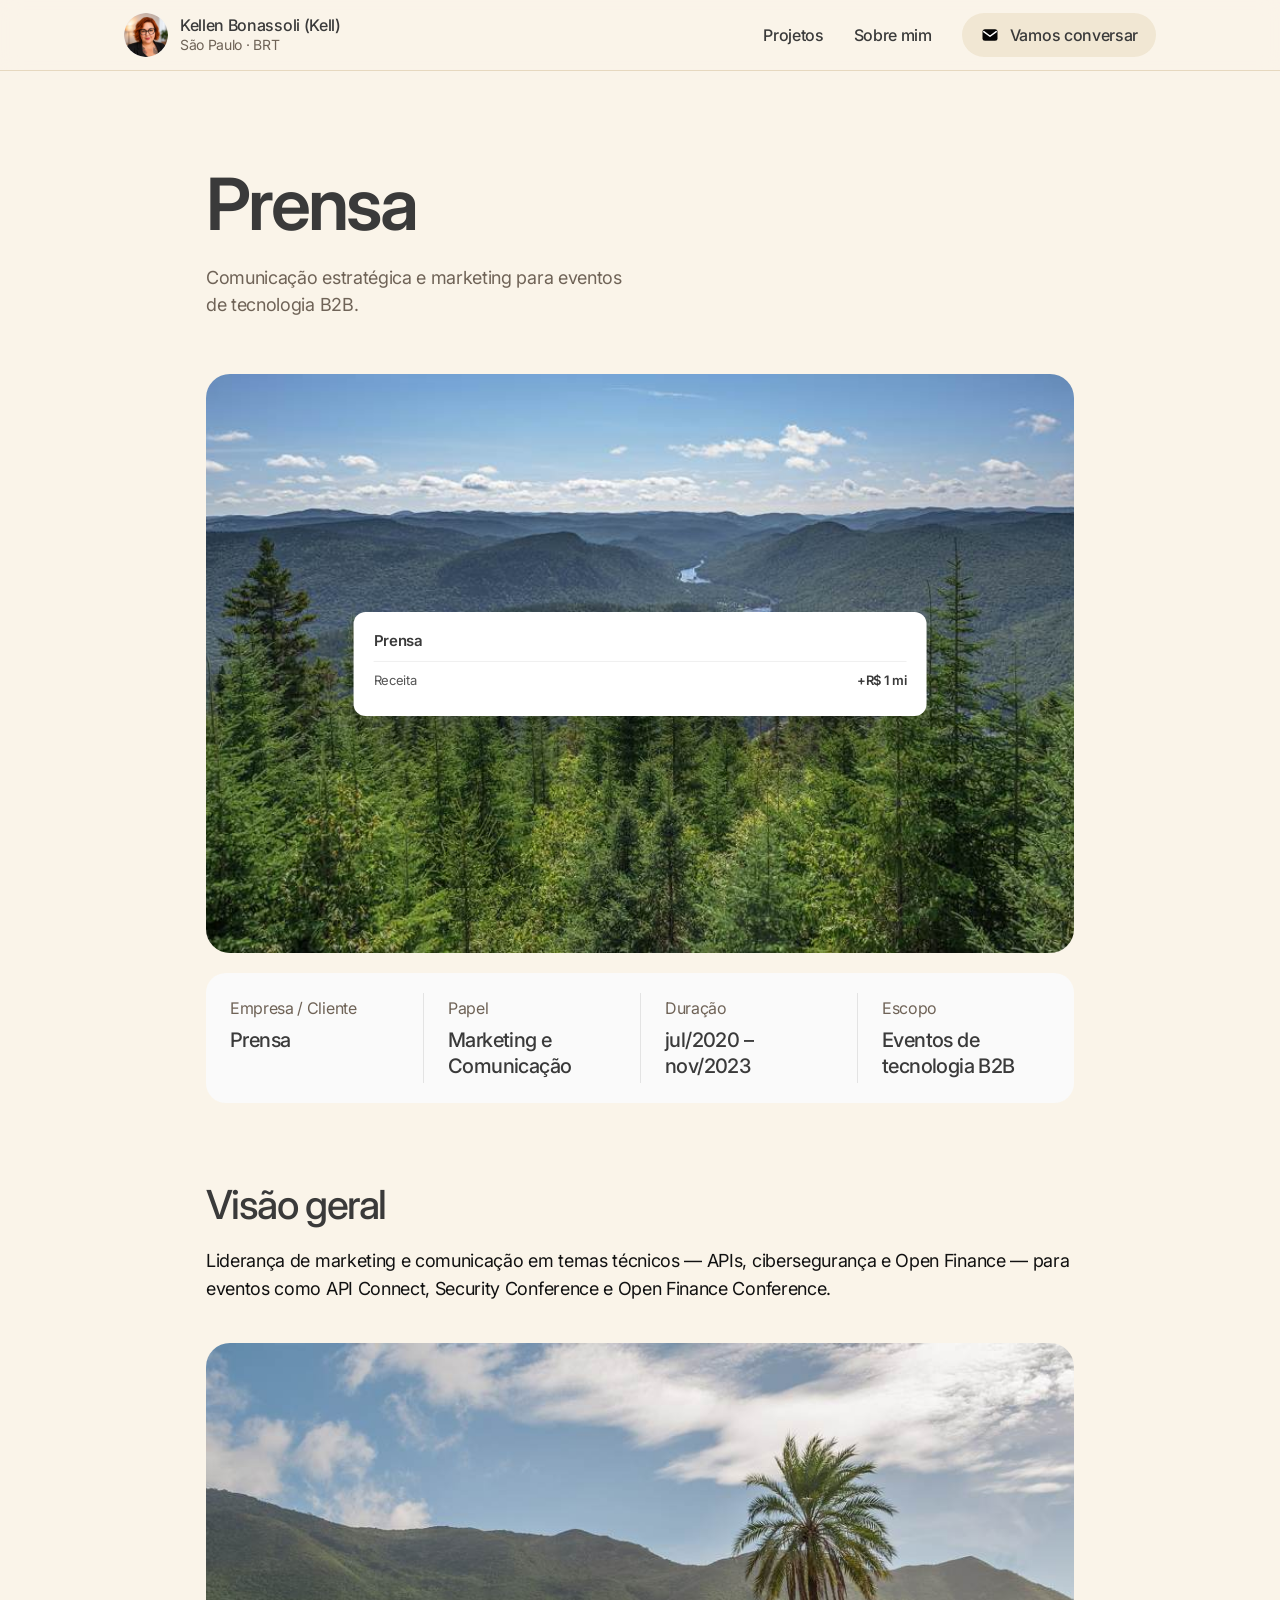
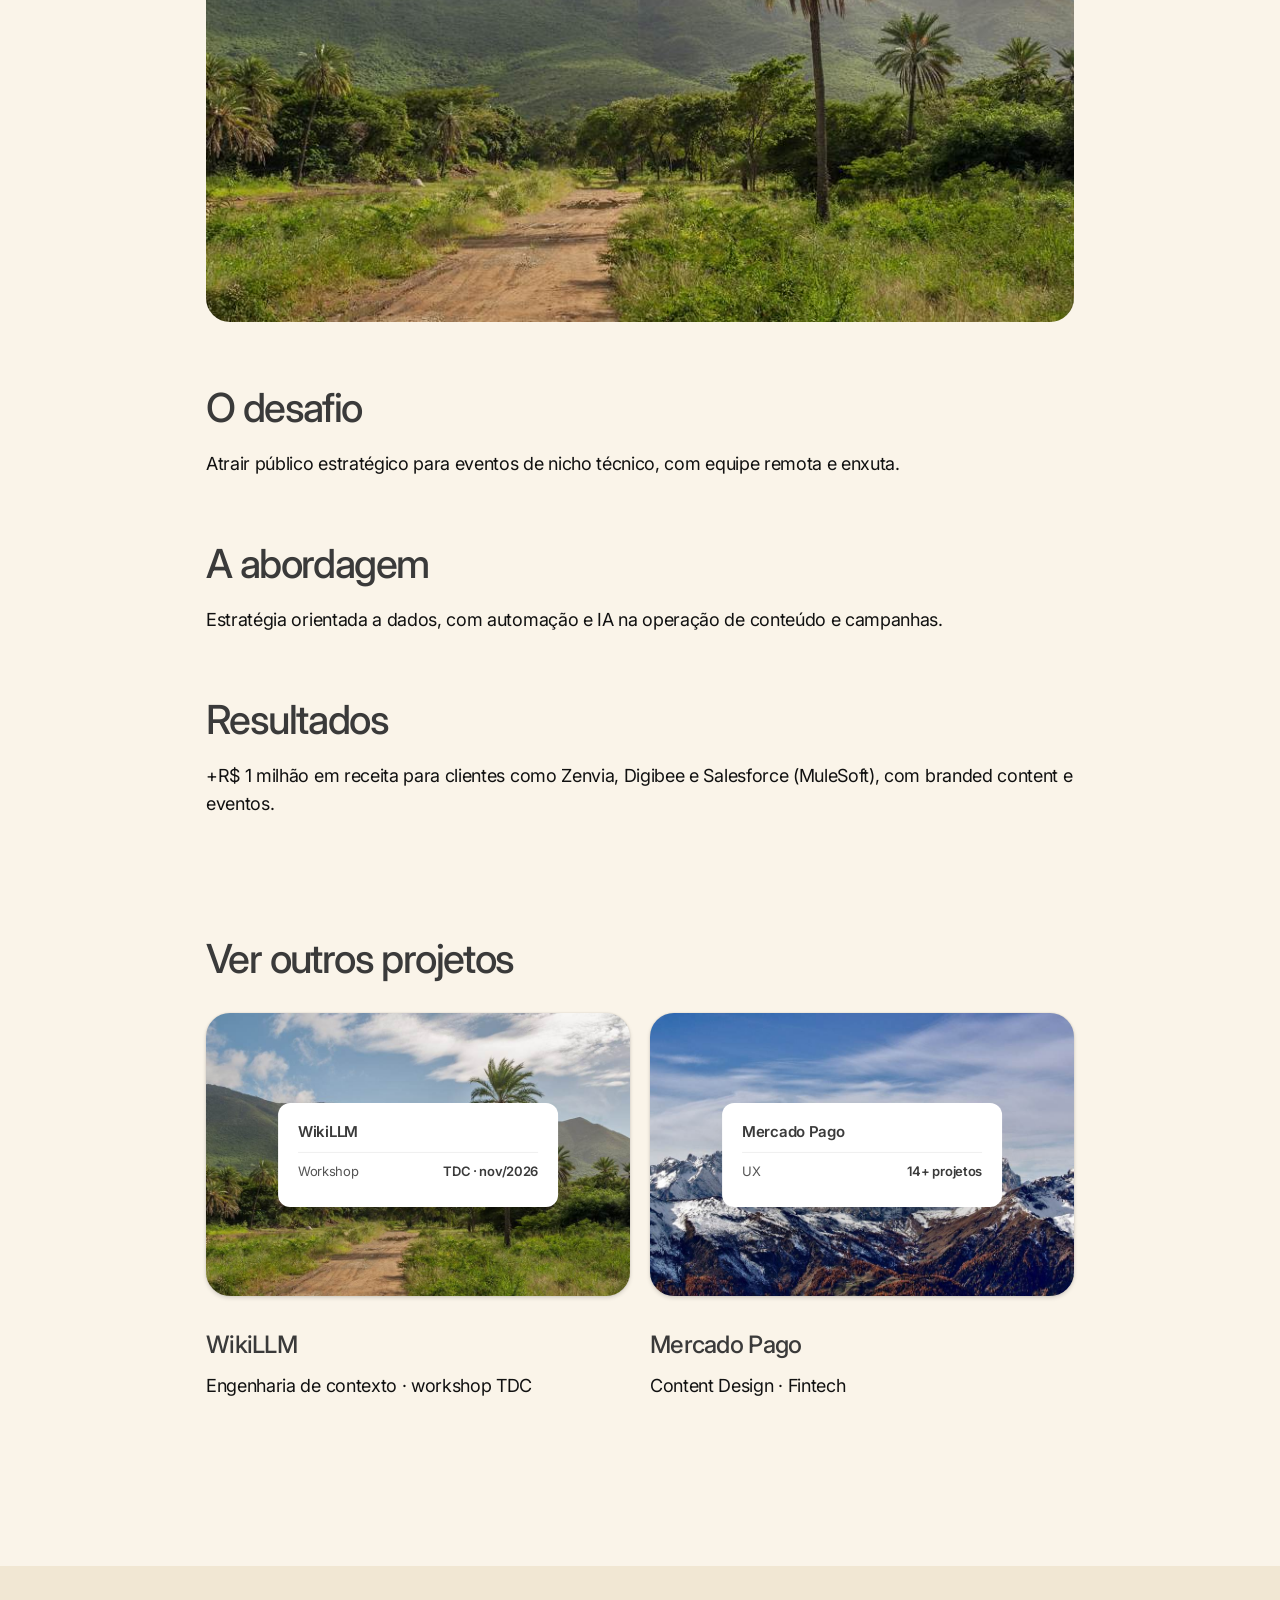
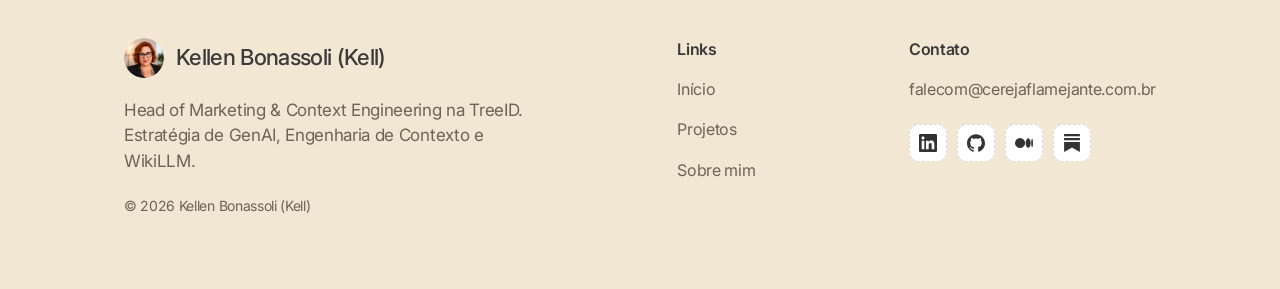
<file: site/projeto-prensa.html>
<!doctype html><html lang="pt-BR"><head><meta charset="utf-8"><meta name="viewport" content="width=device-width,initial-scale=1"><title>Prensa · Kellen Bonassoli (Kell)</title><meta name="description" content="Marketing e comunicação de temas técnicos e +R$ 1 milhão em receita com eventos de tecnologia."><link rel="preconnect" href="https://fonts.googleapis.com"><link rel="preconnect" href="https://fonts.gstatic.com" crossorigin><link href="https://fonts.googleapis.com/css2?family=Inter:wght@400;500;600&display=swap" rel="stylesheet"><link rel="stylesheet" href="style.css?v=20261126"><script>document.documentElement.classList.add("js")</script></head><body><header><div class="w"><a class="who" href="index.html"><img src="img/kell-foto.png" alt="Kellen Bonassoli (Kell)" width="44" height="44"><span><b>Kellen Bonassoli (Kell)</b><small>São Paulo · BRT</small></span></a><div class="nvw"><nav id="nv"><a href="projetos.html">Projetos</a><a href="index.html#sobre">Sobre mim</a><a class="pill" href="index.html#contato"><svg viewBox="0 0 24 24" aria-hidden="true"><rect x="3" y="5" width="18" height="14" rx="3" fill="#050505"/><path d="M4.5 8l7.5 5.5L19.5 8" fill="none" stroke="#fff" stroke-width="1.8" stroke-linecap="round" stroke-linejoin="round"/></svg>Vamos conversar</a></nav><button class="bg" aria-label="Menu" aria-expanded="false"><i></i><i></i></button></div></div></header><main><div class="case"><h1>Prensa</h1><p class="sub">Comunicação estratégica e marketing para eventos de tecnologia B2B.</p><div class="cv" style="background-image:url(img/p3.jpg);"><div class="win"><h4>Prensa</h4><div class="r"><span>Receita</span><b>+R$ 1 mi</b></div></div></div><div class="meta"><div><small>Empresa / Cliente</small><b>Prensa</b></div><div><small>Papel</small><b>Marketing e Comunicação</b></div><div><small>Duração</small><b>jul/2020 – nov/2023</b></div><div><small>Escopo</small><b>Eventos de tecnologia B2B</b></div></div><h2>Visão geral</h2><p>Liderança de marketing e comunicação em temas técnicos — APIs, cibersegurança e Open Finance — para eventos como API Connect, Security Conference e Open Finance Conference.</p><div class="pic" data-rv><img src="img/p4.jpg" alt="" loading="lazy"></div><h2>O desafio</h2><p>Atrair público estratégico para eventos de nicho técnico, com equipe remota e enxuta.</p><h2>A abordagem</h2><p>Estratégia orientada a dados, com automação e IA na operação de conteúdo e campanhas.</p><h2>Resultados</h2><p>+R$ 1 milhão em receita para clientes como Zenvia, Digibee e Salesforce (MuleSoft), com branded content e eventos.</p></div><section class="case more"><h2>Ver outros projetos</h2><div class="grid"><a class="card" href="projeto-wikillm.html" data-rv><div class="cv" style="background-image:url(img/p4.jpg);"><div class="win"><h4>WikiLLM</h4><div class="r"><span>Workshop</span><b>TDC · nov/2026</b></div></div></div><h3>WikiLLM</h3><p>Engenharia de contexto · workshop TDC</p></a><a class="card" href="projeto-mercado-pago.html" data-rv><div class="cv" style="background-image:url(img/p1.jpg);"><div class="win"><h4>Mercado Pago</h4><div class="r"><span>UX</span><b>14+ projetos</b></div></div></div><h3>Mercado Pago</h3><p>Content Design · Fintech</p></a></div>
</section></main><footer><div class="w ftop"><div class="fbrand"><div class="fid"><img src="img/kell-foto.png" alt="Kellen Bonassoli (Kell)" width="40" height="40"><b>Kellen Bonassoli (Kell)</b></div><p>Head of Marketing &amp; Context Engineering na TreeID. Estratégia de GenAI, Engenharia de Contexto e WikiLLM.</p><small>© 2026 Kellen Bonassoli (Kell)</small></div><nav class="fmap" aria-label="Mapa do site"><span>Links</span><a href="index.html">Início</a><a href="projetos.html">Projetos</a><a href="index.html#sobre">Sobre mim</a></nav><div class="fcontact"><span>Contato</span><a href="mailto:falecom@cerejaflamejante.com.br">falecom@cerejaflamejante.com.br</a><div class="fsoc"><span><a href="https://www.linkedin.com/in/eusouakell" target="_blank" rel="noopener noreferrer" aria-label="LinkedIn de Kellen Bonassoli" title="LinkedIn" style="display:grid;place-items:center;width:100%;height:100%"><svg viewBox="0 0 24 24" role="img" aria-hidden="true"><path d="M20.447 20.452h-3.554v-5.569c0-1.328-.027-3.037-1.852-3.037-1.853 0-2.136 1.445-2.136 2.939v5.667H9.351V9h3.414v1.561h.046c.477-.9 1.637-1.85 3.37-1.85 3.601 0 4.267 2.37 4.267 5.455v6.286zM5.337 7.433c-1.144 0-2.063-.926-2.063-2.065 0-1.138.92-2.063 2.063-2.063 1.14 0 2.064.925 2.064 2.063 0 1.139-.925 2.065-2.064 2.065zm1.782 13.019H3.555V9h3.564v11.452zM22.225 0H1.771C.792 0 0 .774 0 1.729v20.542C0 23.227.792 24 1.771 24h20.451C23.2 24 24 23.227 24 22.271V1.729C24 .774 23.2 0 22.222 0h.003z"/></svg></a></span><span><a href="https://github.com/eusouakell" target="_blank" rel="noopener noreferrer" aria-label="GitHub de Kellen Bonassoli" title="GitHub" style="display:grid;place-items:center;width:100%;height:100%"><svg viewBox="0 0 24 24" role="img" aria-hidden="true"><path d="M12 .297c-6.63 0-12 5.373-12 12 0 5.303 3.438 9.8 8.205 11.385.6.113.82-.258.82-.577 0-.285-.01-1.04-.015-2.04-3.338.724-4.042-1.61-4.042-1.61C4.422 18.07 3.633 17.7 3.633 17.7c-1.087-.744.084-.729.084-.729 1.205.084 1.838 1.236 1.838 1.236 1.07 1.835 2.809 1.305 3.495.998.108-.776.417-1.305.76-1.605-2.665-.3-5.466-1.332-5.466-5.93 0-1.31.465-2.38 1.235-3.22-.135-.303-.54-1.523.105-3.176 0 0 1.005-.322 3.3 1.23.96-.267 1.98-.399 3-.405 1.02.006 2.04.138 3 .405 2.28-1.552 3.285-1.23 3.285-1.23.645 1.653.24 2.873.12 3.176.765.84 1.23 1.91 1.23 3.22 0 4.61-2.805 5.625-5.475 5.92.42.36.81 1.096.81 2.22 0 1.606-.015 2.896-.015 3.286 0 .315.21.69.825.57C20.565 22.092 24 17.592 24 12.297c0-6.627-5.373-12-12-12"/></svg></a></span><span><a href="https://medium.com/@eusouaKell" target="_blank" rel="noopener noreferrer" aria-label="Medium de Kellen Bonassoli" title="Medium" style="display:grid;place-items:center;width:100%;height:100%"><svg viewBox="0 0 24 24" role="img" aria-hidden="true"><path d="M13.54 12a6.8 6.8 0 01-6.77 6.82A6.8 6.8 0 010 12a6.8 6.8 0 016.77-6.82A6.8 6.8 0 0113.54 12zM20.96 12c0 3.54-1.51 6.42-3.38 6.42-1.87 0-3.39-2.88-3.39-6.42s1.52-6.42 3.39-6.42 3.38 2.88 3.38 6.42M24 12c0 3.17-.53 5.75-1.19 5.75-.66 0-1.19-2.58-1.19-5.75s.53-5.75 1.19-5.75C23.47 6.25 24 8.83 24 12z"/></svg></a></span><span><a href="https://cerejaflamejante.substack.com" target="_blank" rel="noopener noreferrer" aria-label="Newsletter Cereja Flamejante" title="Newsletter Cereja" style="display:grid;place-items:center;width:100%;height:100%"><svg viewBox="0 0 24 24" role="img" aria-hidden="true"><path d="M22.539 8.242H1.46V5.406h21.08v2.836zM1.46 10.812V24L12 18.11 22.54 24V10.812H1.46zM22.54 0H1.46v2.836h21.08V0z"/></svg></a></span></div></div></div></footer><script src="site.js?v=20261126"></script></body></html>
</file>
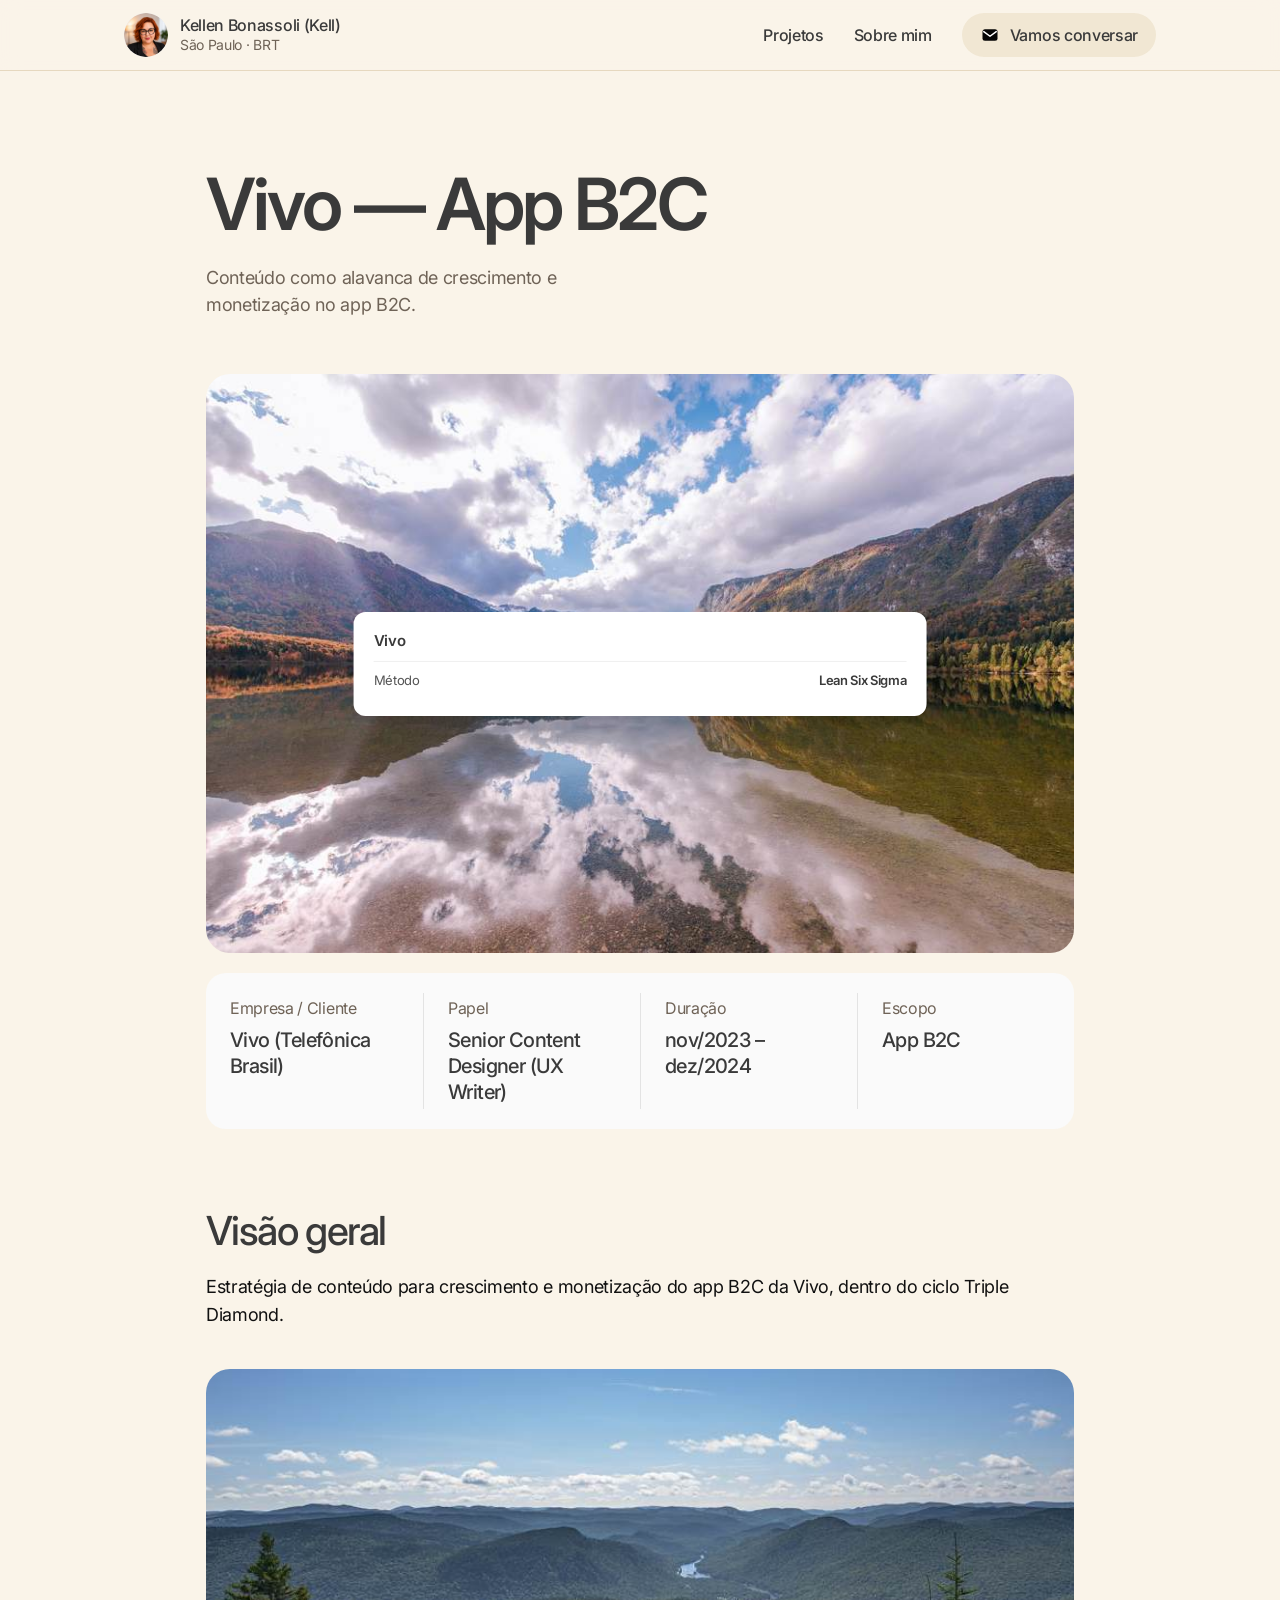
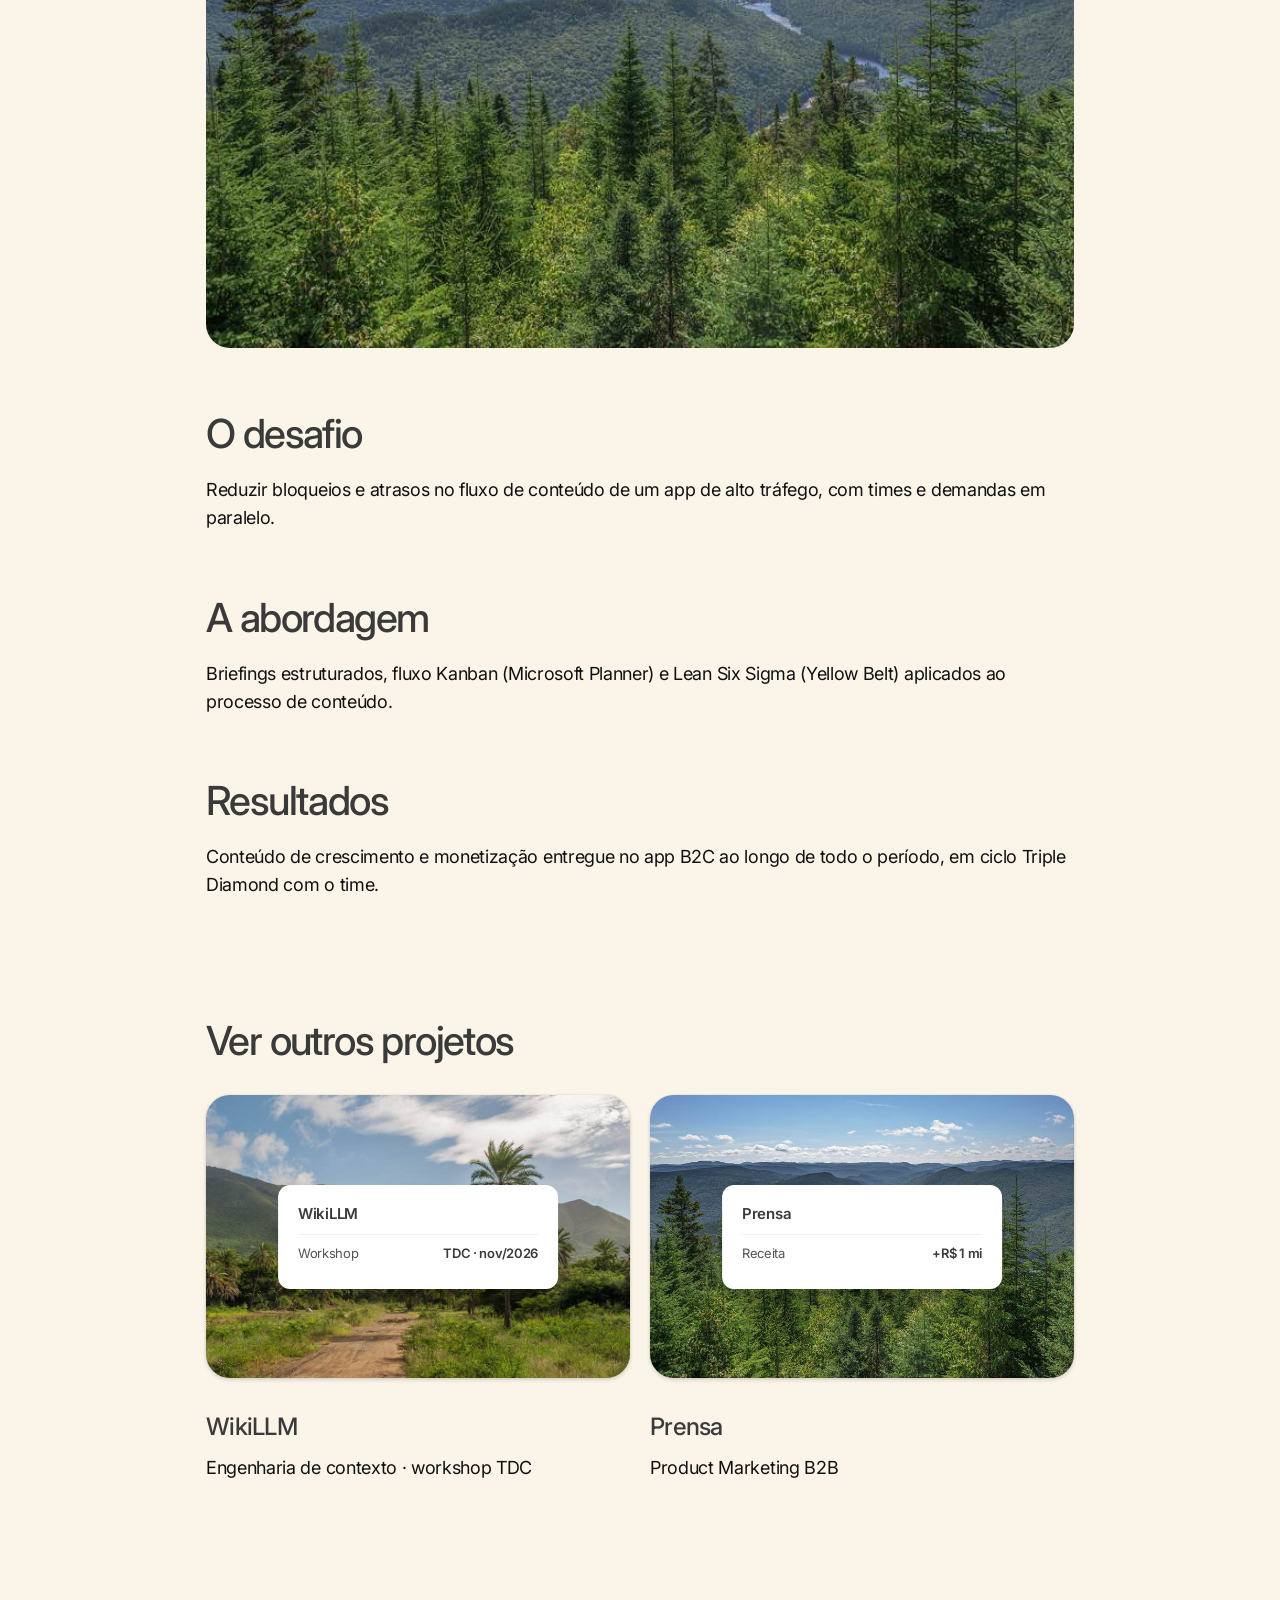
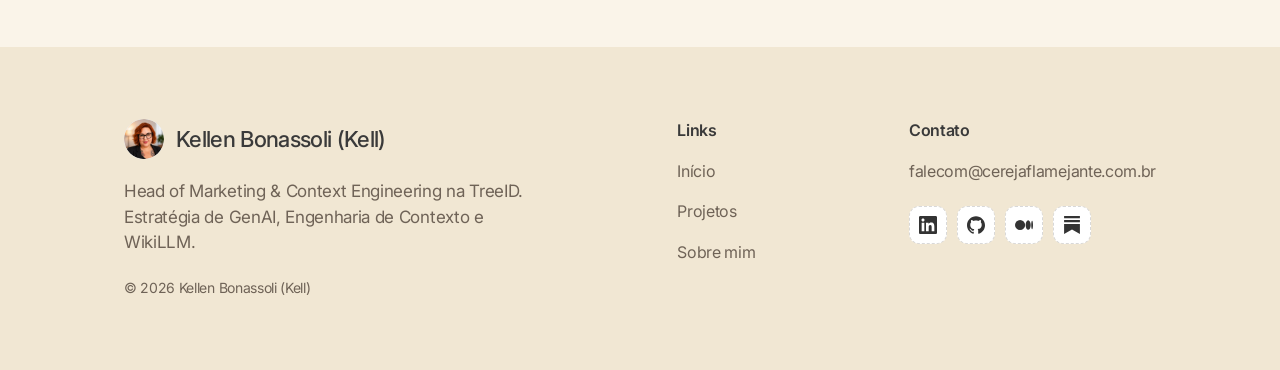
<file: site/projeto-vivo.html>
<!doctype html><html lang="pt-BR"><head><meta charset="utf-8"><meta name="viewport" content="width=device-width,initial-scale=1"><title>Vivo · Kellen Bonassoli (Kell)</title><meta name="description" content="Estratégia de conteúdo para crescimento e monetização do app B2C da Vivo, com Lean Six Sigma."><link rel="preconnect" href="https://fonts.googleapis.com"><link rel="preconnect" href="https://fonts.gstatic.com" crossorigin><link href="https://fonts.googleapis.com/css2?family=Inter:wght@400;500;600&display=swap" rel="stylesheet"><link rel="stylesheet" href="style.css?v=20261126"><script>document.documentElement.classList.add("js")</script></head><body><header><div class="w"><a class="who" href="index.html"><img src="img/kell-foto.png" alt="Kellen Bonassoli (Kell)" width="44" height="44"><span><b>Kellen Bonassoli (Kell)</b><small>São Paulo · BRT</small></span></a><div class="nvw"><nav id="nv"><a href="projetos.html">Projetos</a><a href="index.html#sobre">Sobre mim</a><a class="pill" href="index.html#contato"><svg viewBox="0 0 24 24" aria-hidden="true"><rect x="3" y="5" width="18" height="14" rx="3" fill="#050505"/><path d="M4.5 8l7.5 5.5L19.5 8" fill="none" stroke="#fff" stroke-width="1.8" stroke-linecap="round" stroke-linejoin="round"/></svg>Vamos conversar</a></nav><button class="bg" aria-label="Menu" aria-expanded="false"><i></i><i></i></button></div></div></header><main><div class="case"><h1>Vivo — App B2C</h1><p class="sub">Conteúdo como alavanca de crescimento e monetização no app B2C.</p><div class="cv" style="background-image:url(img/p2.jpg);"><div class="win"><h4>Vivo</h4><div class="r"><span>Método</span><b>Lean Six Sigma</b></div></div></div><div class="meta"><div><small>Empresa / Cliente</small><b>Vivo (Telefônica Brasil)</b></div><div><small>Papel</small><b>Senior Content Designer (UX Writer)</b></div><div><small>Duração</small><b>nov/2023 – dez/2024</b></div><div><small>Escopo</small><b>App B2C</b></div></div><h2>Visão geral</h2><p>Estratégia de conteúdo para crescimento e monetização do app B2C da Vivo, dentro do ciclo Triple Diamond.</p><div class="pic" data-rv><img src="img/p3.jpg" alt="" loading="lazy"></div><h2>O desafio</h2><p>Reduzir bloqueios e atrasos no fluxo de conteúdo de um app de alto tráfego, com times e demandas em paralelo.</p><h2>A abordagem</h2><p>Briefings estruturados, fluxo Kanban (Microsoft Planner) e Lean Six Sigma (Yellow Belt) aplicados ao processo de conteúdo.</p><h2>Resultados</h2><p>Conteúdo de crescimento e monetização entregue no app B2C ao longo de todo o período, em ciclo Triple Diamond com o time.</p></div><section class="case more"><h2>Ver outros projetos</h2><div class="grid"><a class="card" href="projeto-wikillm.html" data-rv><div class="cv" style="background-image:url(img/p4.jpg);"><div class="win"><h4>WikiLLM</h4><div class="r"><span>Workshop</span><b>TDC · nov/2026</b></div></div></div><h3>WikiLLM</h3><p>Engenharia de contexto · workshop TDC</p></a><a class="card" href="projeto-prensa.html" data-rv><div class="cv" style="background-image:url(img/p3.jpg);"><div class="win"><h4>Prensa</h4><div class="r"><span>Receita</span><b>+R$ 1 mi</b></div></div></div><h3>Prensa</h3><p>Product Marketing B2B</p></a></div>
</section></main><footer><div class="w ftop"><div class="fbrand"><div class="fid"><img src="img/kell-foto.png" alt="Kellen Bonassoli (Kell)" width="40" height="40"><b>Kellen Bonassoli (Kell)</b></div><p>Head of Marketing &amp; Context Engineering na TreeID. Estratégia de GenAI, Engenharia de Contexto e WikiLLM.</p><small>© 2026 Kellen Bonassoli (Kell)</small></div><nav class="fmap" aria-label="Mapa do site"><span>Links</span><a href="index.html">Início</a><a href="projetos.html">Projetos</a><a href="index.html#sobre">Sobre mim</a></nav><div class="fcontact"><span>Contato</span><a href="mailto:falecom@cerejaflamejante.com.br">falecom@cerejaflamejante.com.br</a><div class="fsoc"><span><a href="https://www.linkedin.com/in/eusouakell" target="_blank" rel="noopener noreferrer" aria-label="LinkedIn de Kellen Bonassoli" title="LinkedIn" style="display:grid;place-items:center;width:100%;height:100%"><svg viewBox="0 0 24 24" role="img" aria-hidden="true"><path d="M20.447 20.452h-3.554v-5.569c0-1.328-.027-3.037-1.852-3.037-1.853 0-2.136 1.445-2.136 2.939v5.667H9.351V9h3.414v1.561h.046c.477-.9 1.637-1.85 3.37-1.85 3.601 0 4.267 2.37 4.267 5.455v6.286zM5.337 7.433c-1.144 0-2.063-.926-2.063-2.065 0-1.138.92-2.063 2.063-2.063 1.14 0 2.064.925 2.064 2.063 0 1.139-.925 2.065-2.064 2.065zm1.782 13.019H3.555V9h3.564v11.452zM22.225 0H1.771C.792 0 0 .774 0 1.729v20.542C0 23.227.792 24 1.771 24h20.451C23.2 24 24 23.227 24 22.271V1.729C24 .774 23.2 0 22.222 0h.003z"/></svg></a></span><span><a href="https://github.com/eusouakell" target="_blank" rel="noopener noreferrer" aria-label="GitHub de Kellen Bonassoli" title="GitHub" style="display:grid;place-items:center;width:100%;height:100%"><svg viewBox="0 0 24 24" role="img" aria-hidden="true"><path d="M12 .297c-6.63 0-12 5.373-12 12 0 5.303 3.438 9.8 8.205 11.385.6.113.82-.258.82-.577 0-.285-.01-1.04-.015-2.04-3.338.724-4.042-1.61-4.042-1.61C4.422 18.07 3.633 17.7 3.633 17.7c-1.087-.744.084-.729.084-.729 1.205.084 1.838 1.236 1.838 1.236 1.07 1.835 2.809 1.305 3.495.998.108-.776.417-1.305.76-1.605-2.665-.3-5.466-1.332-5.466-5.93 0-1.31.465-2.38 1.235-3.22-.135-.303-.54-1.523.105-3.176 0 0 1.005-.322 3.3 1.23.96-.267 1.98-.399 3-.405 1.02.006 2.04.138 3 .405 2.28-1.552 3.285-1.23 3.285-1.23.645 1.653.24 2.873.12 3.176.765.84 1.23 1.91 1.23 3.22 0 4.61-2.805 5.625-5.475 5.92.42.36.81 1.096.81 2.22 0 1.606-.015 2.896-.015 3.286 0 .315.21.69.825.57C20.565 22.092 24 17.592 24 12.297c0-6.627-5.373-12-12-12"/></svg></a></span><span><a href="https://medium.com/@eusouaKell" target="_blank" rel="noopener noreferrer" aria-label="Medium de Kellen Bonassoli" title="Medium" style="display:grid;place-items:center;width:100%;height:100%"><svg viewBox="0 0 24 24" role="img" aria-hidden="true"><path d="M13.54 12a6.8 6.8 0 01-6.77 6.82A6.8 6.8 0 010 12a6.8 6.8 0 016.77-6.82A6.8 6.8 0 0113.54 12zM20.96 12c0 3.54-1.51 6.42-3.38 6.42-1.87 0-3.39-2.88-3.39-6.42s1.52-6.42 3.39-6.42 3.38 2.88 3.38 6.42M24 12c0 3.17-.53 5.75-1.19 5.75-.66 0-1.19-2.58-1.19-5.75s.53-5.75 1.19-5.75C23.47 6.25 24 8.83 24 12z"/></svg></a></span><span><a href="https://cerejaflamejante.substack.com" target="_blank" rel="noopener noreferrer" aria-label="Newsletter Cereja Flamejante" title="Newsletter Cereja" style="display:grid;place-items:center;width:100%;height:100%"><svg viewBox="0 0 24 24" role="img" aria-hidden="true"><path d="M22.539 8.242H1.46V5.406h21.08v2.836zM1.46 10.812V24L12 18.11 22.54 24V10.812H1.46zM22.54 0H1.46v2.836h21.08V0z"/></svg></a></span></div></div></div></footer><script src="site.js?v=20261126"></script></body></html>
</file>
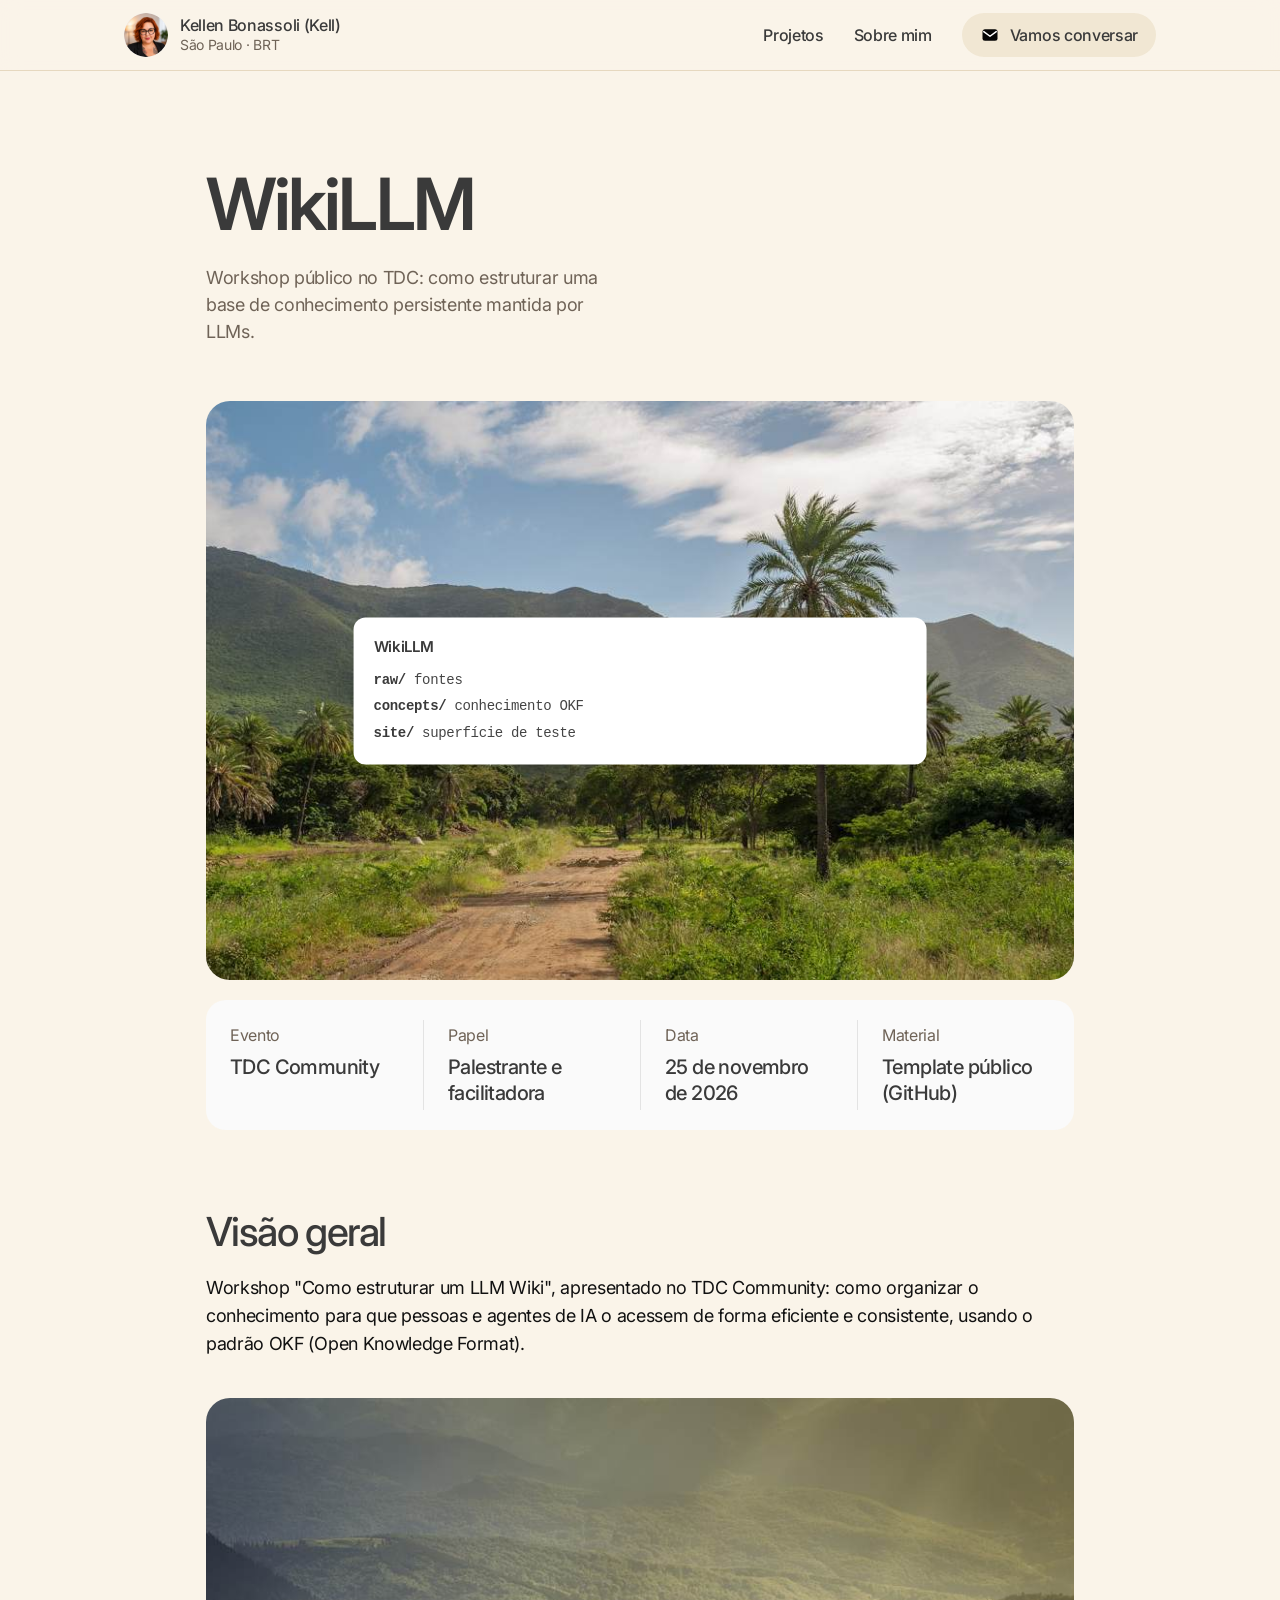
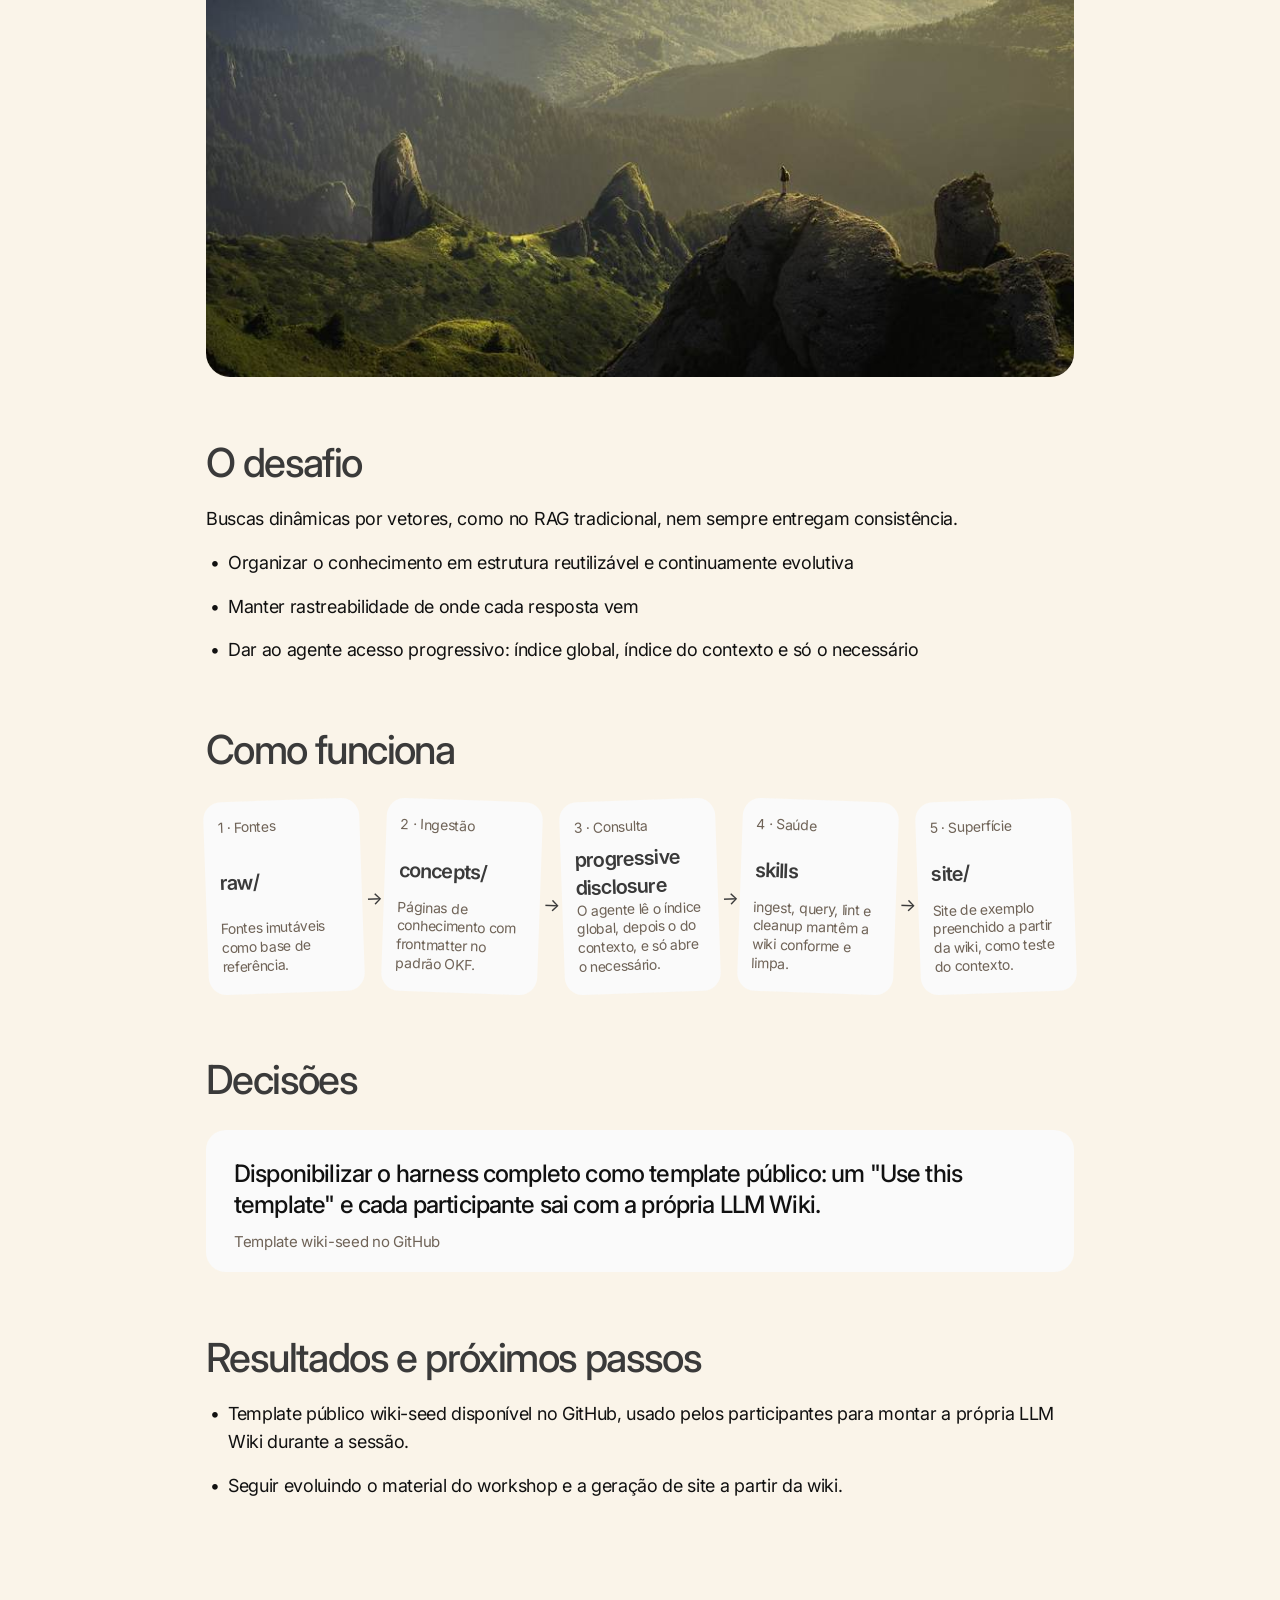
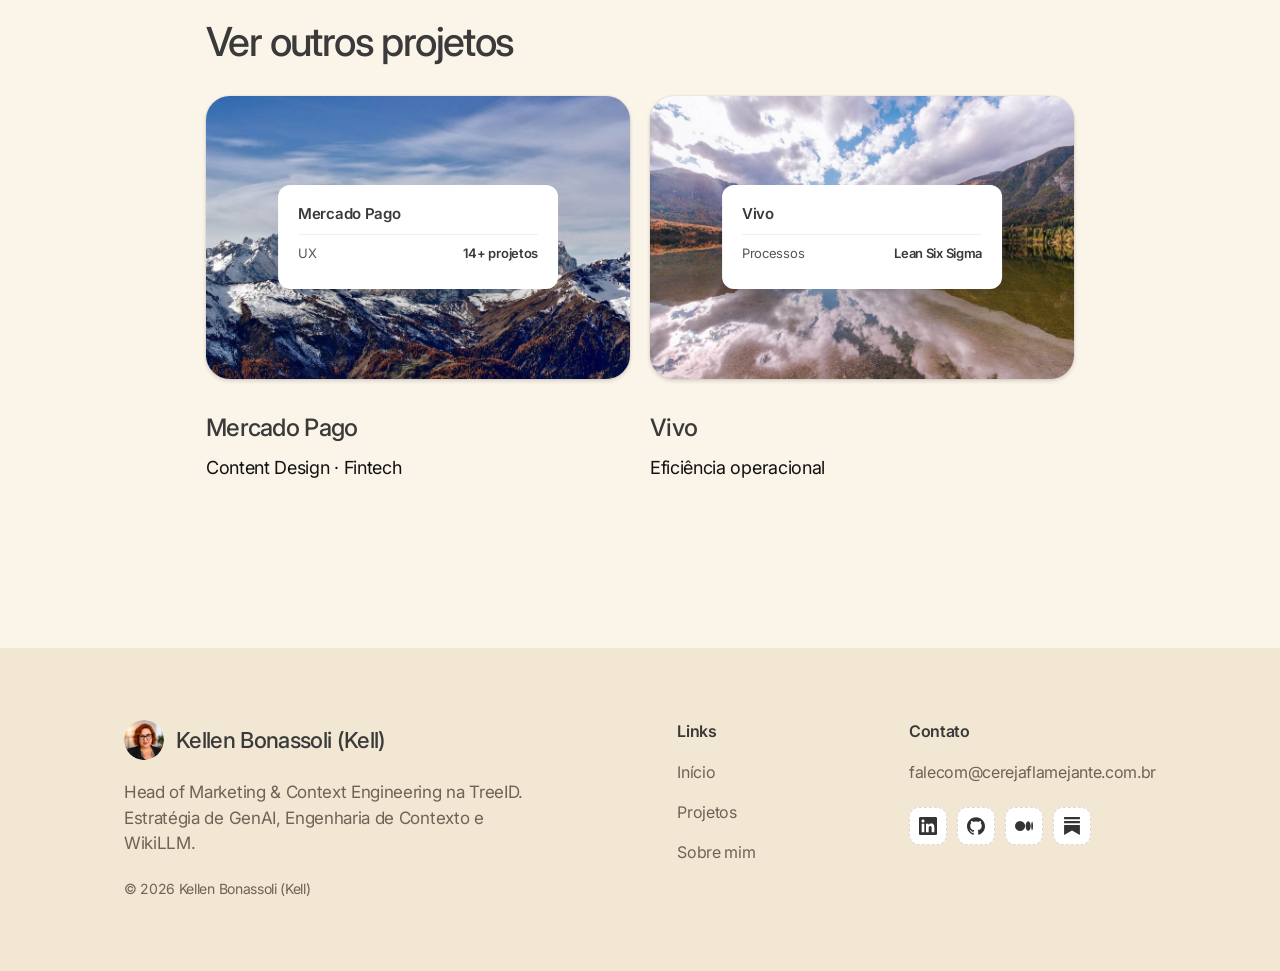
<file: site/projeto-wikillm.html>
<!doctype html><html lang="pt-BR"><head><meta charset="utf-8"><meta name="viewport" content="width=device-width,initial-scale=1"><title>WikiLLM — Workshop TDC · Kellen Bonassoli (Kell)</title><meta name="description" content="Workshop público no TDC: como estruturar uma LLM Wiki, base de conhecimento persistente mantida por LLMs, com o padrão OKF."><link rel="preconnect" href="https://fonts.googleapis.com"><link rel="preconnect" href="https://fonts.gstatic.com" crossorigin><link href="https://fonts.googleapis.com/css2?family=Inter:wght@400;500;600&display=swap" rel="stylesheet"><link rel="stylesheet" href="style.css?v=20261126"><script>document.documentElement.classList.add("js")</script></head><body><header><div class="w"><a class="who" href="index.html"><img src="img/kell-foto.png" alt="Kellen Bonassoli (Kell)" width="44" height="44"><span><b>Kellen Bonassoli (Kell)</b><small>São Paulo · BRT</small></span></a><div class="nvw"><nav id="nv"><a href="projetos.html">Projetos</a><a href="index.html#sobre">Sobre mim</a><a class="pill" href="index.html#contato"><svg viewBox="0 0 24 24" aria-hidden="true"><rect x="3" y="5" width="18" height="14" rx="3" fill="#050505"/><path d="M4.5 8l7.5 5.5L19.5 8" fill="none" stroke="#fff" stroke-width="1.8" stroke-linecap="round" stroke-linejoin="round"/></svg>Vamos conversar</a></nav><button class="bg" aria-label="Menu" aria-expanded="false"><i></i><i></i></button></div></div></header><main><div class="case"><h1>WikiLLM</h1><p class="sub">Workshop público no TDC: como estruturar uma base de conhecimento persistente mantida por LLMs.</p><div class="cv" style="background-image:url(img/p4.jpg);"><div class="win"><h4>WikiLLM</h4><div class="tree"><b>raw/</b> fontes<br><b>concepts/</b> conhecimento OKF<br><b>site/</b> superfície de teste</div></div></div><div class="meta"><div><small>Evento</small><b>TDC Community</b></div><div><small>Papel</small><b>Palestrante e facilitadora</b></div><div><small>Data</small><b>25 de novembro de 2026</b></div><div><small>Material</small><b>Template público (GitHub)</b></div></div><h2>Visão geral</h2><p>Workshop "Como estruturar um LLM Wiki", apresentado no TDC Community: como organizar o conhecimento para que pessoas e agentes de IA o acessem de forma eficiente e consistente, usando o padrão OKF (Open Knowledge Format).</p><div class="pic" data-rv><img src="img/p5.jpg" alt="" loading="lazy"></div><h2>O desafio</h2><p>Buscas dinâmicas por vetores, como no RAG tradicional, nem sempre entregam consistência.</p><ul><li>Organizar o conhecimento em estrutura reutilizável e continuamente evolutiva</li><li>Manter rastreabilidade de onde cada resposta vem</li><li>Dar ao agente acesso progressivo: índice global, índice do contexto e só o necessário</li></ul><h2>Como funciona</h2><div class="flow"><div data-rv><small>1 · Fontes</small><b>raw/</b><span>Fontes imutáveis como base de referência.</span></div><div data-rv><small>2 · Ingestão</small><b>concepts/</b><span>Páginas de conhecimento com frontmatter no padrão OKF.</span></div><div data-rv><small>3 · Consulta</small><b>progressive disclosure</b><span>O agente lê o índice global, depois o do contexto, e só abre o necessário.</span></div><div data-rv><small>4 · Saúde</small><b>skills</b><span>ingest, query, lint e cleanup mantêm a wiki conforme e limpa.</span></div><div data-rv><small>5 · Superfície</small><b>site/</b><span>Site de exemplo preenchido a partir da wiki, como teste do contexto.</span></div></div><h2>Decisões</h2><div class="quote" data-rv><p>Disponibilizar o harness completo como template público: um "Use this template" e cada participante sai com a própria LLM Wiki.</p><small>Template wiki-seed no GitHub</small></div><h2>Resultados e próximos passos</h2><ul><li>Template público wiki-seed disponível no GitHub, usado pelos participantes para montar a própria LLM Wiki durante a sessão.</li><li>Seguir evoluindo o material do workshop e a geração de site a partir da wiki.</li></ul></div><section class="case more"><h2>Ver outros projetos</h2><div class="grid"><a class="card" href="projeto-mercado-pago.html" data-rv><div class="cv" style="background-image:url(img/p1.jpg);"><div class="win"><h4>Mercado Pago</h4><div class="r"><span>UX</span><b>14+ projetos</b></div></div></div><h3>Mercado Pago</h3><p>Content Design · Fintech</p></a><a class="card" href="projeto-vivo.html" data-rv><div class="cv" style="background-image:url(img/p2.jpg);"><div class="win"><h4>Vivo</h4><div class="r"><span>Processos</span><b>Lean Six Sigma</b></div></div></div><h3>Vivo</h3><p>Eficiência operacional</p></a></div></section></main><footer><div class="w ftop"><div class="fbrand"><div class="fid"><img src="img/kell-foto.png" alt="Kellen Bonassoli (Kell)" width="40" height="40"><b>Kellen Bonassoli (Kell)</b></div><p>Head of Marketing &amp; Context Engineering na TreeID. Estratégia de GenAI, Engenharia de Contexto e WikiLLM.</p><small>© 2026 Kellen Bonassoli (Kell)</small></div><nav class="fmap" aria-label="Mapa do site"><span>Links</span><a href="index.html">Início</a><a href="projetos.html">Projetos</a><a href="index.html#sobre">Sobre mim</a></nav><div class="fcontact"><span>Contato</span><a href="mailto:falecom@cerejaflamejante.com.br">falecom@cerejaflamejante.com.br</a><div class="fsoc"><span><a href="https://www.linkedin.com/in/eusouakell" target="_blank" rel="noopener noreferrer" aria-label="LinkedIn de Kellen Bonassoli" title="LinkedIn" style="display:grid;place-items:center;width:100%;height:100%"><svg viewBox="0 0 24 24" role="img" aria-hidden="true"><path d="M20.447 20.452h-3.554v-5.569c0-1.328-.027-3.037-1.852-3.037-1.853 0-2.136 1.445-2.136 2.939v5.667H9.351V9h3.414v1.561h.046c.477-.9 1.637-1.85 3.37-1.85 3.601 0 4.267 2.37 4.267 5.455v6.286zM5.337 7.433c-1.144 0-2.063-.926-2.063-2.065 0-1.138.92-2.063 2.063-2.063 1.14 0 2.064.925 2.064 2.063 0 1.139-.925 2.065-2.064 2.065zm1.782 13.019H3.555V9h3.564v11.452zM22.225 0H1.771C.792 0 0 .774 0 1.729v20.542C0 23.227.792 24 1.771 24h20.451C23.2 24 24 23.227 24 22.271V1.729C24 .774 23.2 0 22.222 0h.003z"/></svg></a></span><span><a href="https://github.com/eusouakell" target="_blank" rel="noopener noreferrer" aria-label="GitHub de Kellen Bonassoli" title="GitHub" style="display:grid;place-items:center;width:100%;height:100%"><svg viewBox="0 0 24 24" role="img" aria-hidden="true"><path d="M12 .297c-6.63 0-12 5.373-12 12 0 5.303 3.438 9.8 8.205 11.385.6.113.82-.258.82-.577 0-.285-.01-1.04-.015-2.04-3.338.724-4.042-1.61-4.042-1.61C4.422 18.07 3.633 17.7 3.633 17.7c-1.087-.744.084-.729.084-.729 1.205.084 1.838 1.236 1.838 1.236 1.07 1.835 2.809 1.305 3.495.998.108-.776.417-1.305.76-1.605-2.665-.3-5.466-1.332-5.466-5.93 0-1.31.465-2.38 1.235-3.22-.135-.303-.54-1.523.105-3.176 0 0 1.005-.322 3.3 1.23.96-.267 1.98-.399 3-.405 1.02.006 2.04.138 3 .405 2.28-1.552 3.285-1.23 3.285-1.23.645 1.653.24 2.873.12 3.176.765.84 1.23 1.91 1.23 3.22 0 4.61-2.805 5.625-5.475 5.92.42.36.81 1.096.81 2.22 0 1.606-.015 2.896-.015 3.286 0 .315.21.69.825.57C20.565 22.092 24 17.592 24 12.297c0-6.627-5.373-12-12-12"/></svg></a></span><span><a href="https://medium.com/@eusouaKell" target="_blank" rel="noopener noreferrer" aria-label="Medium de Kellen Bonassoli" title="Medium" style="display:grid;place-items:center;width:100%;height:100%"><svg viewBox="0 0 24 24" role="img" aria-hidden="true"><path d="M13.54 12a6.8 6.8 0 01-6.77 6.82A6.8 6.8 0 010 12a6.8 6.8 0 016.77-6.82A6.8 6.8 0 0113.54 12zM20.96 12c0 3.54-1.51 6.42-3.38 6.42-1.87 0-3.39-2.88-3.39-6.42s1.52-6.42 3.39-6.42 3.38 2.88 3.38 6.42M24 12c0 3.17-.53 5.75-1.19 5.75-.66 0-1.19-2.58-1.19-5.75s.53-5.75 1.19-5.75C23.47 6.25 24 8.83 24 12z"/></svg></a></span><span><a href="https://cerejaflamejante.substack.com" target="_blank" rel="noopener noreferrer" aria-label="Newsletter Cereja Flamejante" title="Newsletter Cereja" style="display:grid;place-items:center;width:100%;height:100%"><svg viewBox="0 0 24 24" role="img" aria-hidden="true"><path d="M22.539 8.242H1.46V5.406h21.08v2.836zM1.46 10.812V24L12 18.11 22.54 24V10.812H1.46zM22.54 0H1.46v2.836h21.08V0z"/></svg></a></span></div></div></div></footer><script src="site.js?v=20261125"></script></body></html>
</file>
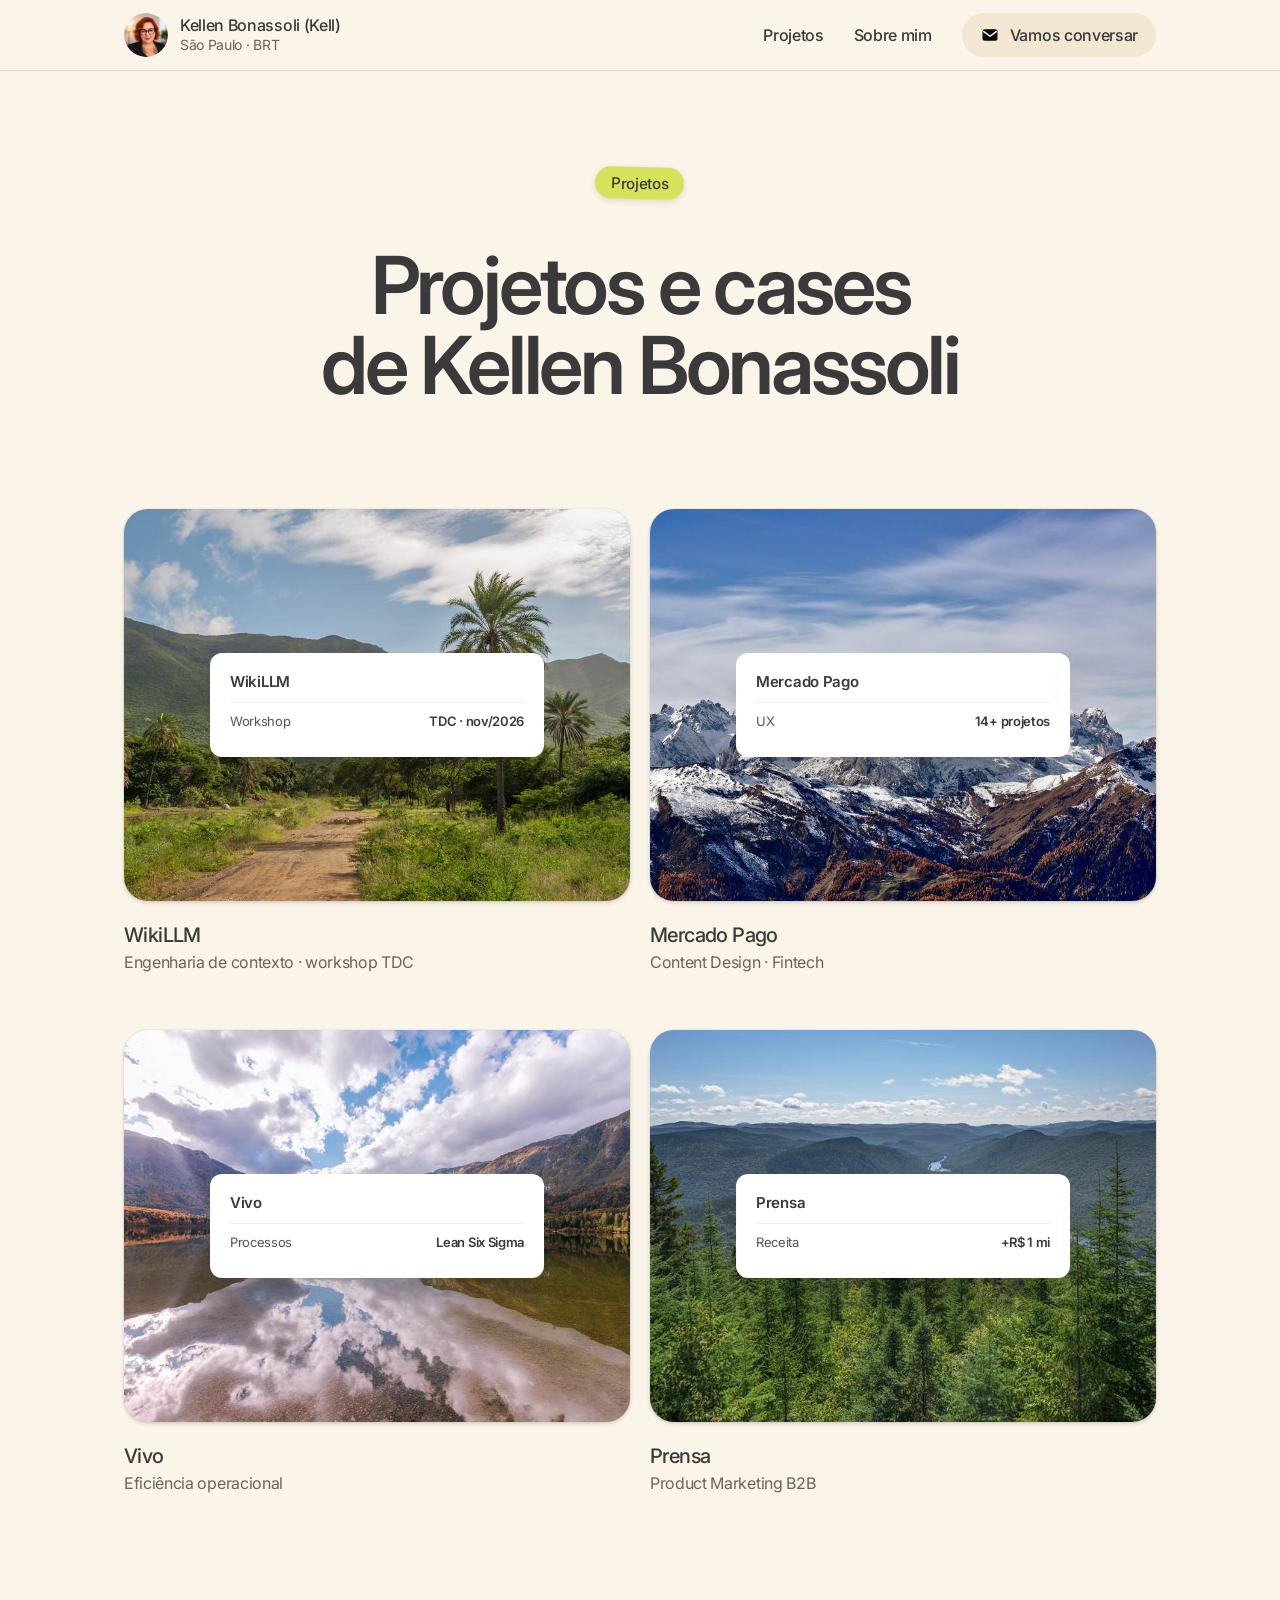
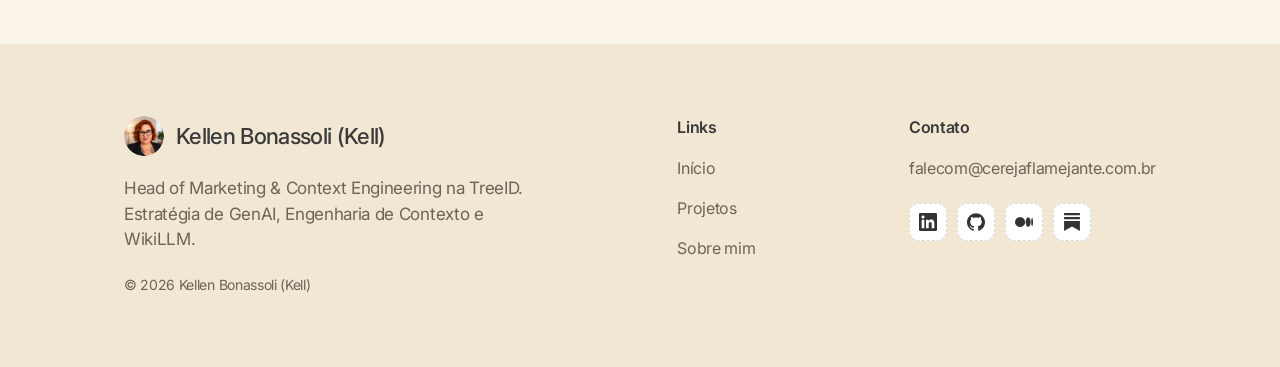
<file: site/projetos.html>
<!doctype html><html lang="pt-BR"><head><meta charset="utf-8"><meta name="viewport" content="width=device-width,initial-scale=1"><title>Projetos · Kellen Bonassoli (Kell)</title><meta name="description" content="Projetos de Kellen Bonassoli (Kell)."><link rel="preconnect" href="https://fonts.googleapis.com"><link rel="preconnect" href="https://fonts.gstatic.com" crossorigin><link href="https://fonts.googleapis.com/css2?family=Inter:wght@400;500;600&display=swap" rel="stylesheet"><link rel="stylesheet" href="style.css?v=20261126"><script>document.documentElement.classList.add("js")</script></head><body><header><div class="w"><a class="who" href="index.html"><img src="img/kell-foto.png" alt="Kellen Bonassoli (Kell)" width="44" height="44"><span><b>Kellen Bonassoli (Kell)</b><small>São Paulo · BRT</small></span></a><div class="nvw"><nav id="nv"><a href="projetos.html">Projetos</a><a href="index.html#sobre">Sobre mim</a><a class="pill" href="index.html#contato"><svg viewBox="0 0 24 24" aria-hidden="true"><rect x="3" y="5" width="18" height="14" rx="3" fill="#050505"/><path d="M4.5 8l7.5 5.5L19.5 8" fill="none" stroke="#fff" stroke-width="1.8" stroke-linecap="round" stroke-linejoin="round"/></svg>Vamos conversar</a></nav><button class="bg" aria-label="Menu" aria-expanded="false"><i></i><i></i></button></div></div></header><main><section class="w ph1 c"><div class="head"><span class="tag">Projetos</span><h1>Projetos e cases<br>de Kellen Bonassoli</h1></div></section><section class="w"><div class="grid" style="margin-top:80px"><a class="card" href="projeto-wikillm.html" data-rv><div class="cv" style="background-image:url(img/p4.jpg);"><div class="win"><h4>WikiLLM</h4><div class="r"><span>Workshop</span><b>TDC · nov/2026</b></div></div></div><h3>WikiLLM</h3><p>Engenharia de contexto · workshop TDC</p></a><a class="card" href="projeto-mercado-pago.html" data-rv><div class="cv" style="background-image:url(img/p1.jpg);"><div class="win"><h4>Mercado Pago</h4><div class="r"><span>UX</span><b>14+ projetos</b></div></div></div><h3>Mercado Pago</h3><p>Content Design · Fintech</p></a><a class="card" href="projeto-vivo.html" data-rv><div class="cv" style="background-image:url(img/p2.jpg);"><div class="win"><h4>Vivo</h4><div class="r"><span>Processos</span><b>Lean Six Sigma</b></div></div></div><h3>Vivo</h3><p>Eficiência operacional</p></a><a class="card" href="projeto-prensa.html" data-rv><div class="cv" style="background-image:url(img/p3.jpg);"><div class="win"><h4>Prensa</h4><div class="r"><span>Receita</span><b>+R$ 1 mi</b></div></div></div><h3>Prensa</h3><p>Product Marketing B2B</p></a></div></section></main><footer><div class="w ftop"><div class="fbrand"><div class="fid"><img src="img/kell-foto.png" alt="Kellen Bonassoli (Kell)" width="40" height="40"><b>Kellen Bonassoli (Kell)</b></div><p>Head of Marketing &amp; Context Engineering na TreeID. Estratégia de GenAI, Engenharia de Contexto e WikiLLM.</p><small>© 2026 Kellen Bonassoli (Kell)</small></div><nav class="fmap" aria-label="Mapa do site"><span>Links</span><a href="index.html">Início</a><a href="projetos.html">Projetos</a><a href="index.html#sobre">Sobre mim</a></nav><div class="fcontact"><span>Contato</span><a href="mailto:falecom@cerejaflamejante.com.br">falecom@cerejaflamejante.com.br</a><div class="fsoc"><span><a href="https://www.linkedin.com/in/eusouakell" target="_blank" rel="noopener noreferrer" aria-label="LinkedIn de Kellen Bonassoli" title="LinkedIn" style="display:grid;place-items:center;width:100%;height:100%"><svg viewBox="0 0 24 24" role="img" aria-hidden="true"><path d="M20.447 20.452h-3.554v-5.569c0-1.328-.027-3.037-1.852-3.037-1.853 0-2.136 1.445-2.136 2.939v5.667H9.351V9h3.414v1.561h.046c.477-.9 1.637-1.85 3.37-1.85 3.601 0 4.267 2.37 4.267 5.455v6.286zM5.337 7.433c-1.144 0-2.063-.926-2.063-2.065 0-1.138.92-2.063 2.063-2.063 1.14 0 2.064.925 2.064 2.063 0 1.139-.925 2.065-2.064 2.065zm1.782 13.019H3.555V9h3.564v11.452zM22.225 0H1.771C.792 0 0 .774 0 1.729v20.542C0 23.227.792 24 1.771 24h20.451C23.2 24 24 23.227 24 22.271V1.729C24 .774 23.2 0 22.222 0h.003z"/></svg></a></span><span><a href="https://github.com/eusouakell" target="_blank" rel="noopener noreferrer" aria-label="GitHub de Kellen Bonassoli" title="GitHub" style="display:grid;place-items:center;width:100%;height:100%"><svg viewBox="0 0 24 24" role="img" aria-hidden="true"><path d="M12 .297c-6.63 0-12 5.373-12 12 0 5.303 3.438 9.8 8.205 11.385.6.113.82-.258.82-.577 0-.285-.01-1.04-.015-2.04-3.338.724-4.042-1.61-4.042-1.61C4.422 18.07 3.633 17.7 3.633 17.7c-1.087-.744.084-.729.084-.729 1.205.084 1.838 1.236 1.838 1.236 1.07 1.835 2.809 1.305 3.495.998.108-.776.417-1.305.76-1.605-2.665-.3-5.466-1.332-5.466-5.93 0-1.31.465-2.38 1.235-3.22-.135-.303-.54-1.523.105-3.176 0 0 1.005-.322 3.3 1.23.96-.267 1.98-.399 3-.405 1.02.006 2.04.138 3 .405 2.28-1.552 3.285-1.23 3.285-1.23.645 1.653.24 2.873.12 3.176.765.84 1.23 1.91 1.23 3.22 0 4.61-2.805 5.625-5.475 5.92.42.36.81 1.096.81 2.22 0 1.606-.015 2.896-.015 3.286 0 .315.21.69.825.57C20.565 22.092 24 17.592 24 12.297c0-6.627-5.373-12-12-12"/></svg></a></span><span><a href="https://medium.com/@eusouaKell" target="_blank" rel="noopener noreferrer" aria-label="Medium de Kellen Bonassoli" title="Medium" style="display:grid;place-items:center;width:100%;height:100%"><svg viewBox="0 0 24 24" role="img" aria-hidden="true"><path d="M13.54 12a6.8 6.8 0 01-6.77 6.82A6.8 6.8 0 010 12a6.8 6.8 0 016.77-6.82A6.8 6.8 0 0113.54 12zM20.96 12c0 3.54-1.51 6.42-3.38 6.42-1.87 0-3.39-2.88-3.39-6.42s1.52-6.42 3.39-6.42 3.38 2.88 3.38 6.42M24 12c0 3.17-.53 5.75-1.19 5.75-.66 0-1.19-2.58-1.19-5.75s.53-5.75 1.19-5.75C23.47 6.25 24 8.83 24 12z"/></svg></a></span><span><a href="https://cerejaflamejante.substack.com" target="_blank" rel="noopener noreferrer" aria-label="Newsletter Cereja Flamejante" title="Newsletter Cereja" style="display:grid;place-items:center;width:100%;height:100%"><svg viewBox="0 0 24 24" role="img" aria-hidden="true"><path d="M22.539 8.242H1.46V5.406h21.08v2.836zM1.46 10.812V24L12 18.11 22.54 24V10.812H1.46zM22.54 0H1.46v2.836h21.08V0z"/></svg></a></span></div></div></div></footer><script src="site.js?v=20261125"></script></body></html>
</file>
<file: site/style.css>
:root{--ink:#050505;--mut:#5b5b5b;--soft:#f6f6f6;--line:#ececec}
*{box-sizing:border-box;margin:0;padding:0}
html{scroll-behavior:smooth;overflow-x:clip}
body{font:400 16px/1.4 Inter,"Helvetica Neue",Arial,system-ui,sans-serif;color:var(--ink);background:#fff;letter-spacing:-.02em;overflow-x:clip;-webkit-font-smoothing:antialiased}
a{color:inherit;text-decoration:none}
img{display:block;max-width:100%}
.w{max-width:1064px;margin:0 auto;padding:0 16px}
[id]{scroll-margin-top:96px}
/* header */
header{position:sticky;top:0;z-index:20;background:rgba(255,255,255,.92);backdrop-filter:blur(10px);border-bottom:1px solid var(--line)}
header .w{display:flex;align-items:center;justify-content:space-between;height:70px}
.who{display:flex;align-items:center;gap:12px}
.who img{width:44px;height:44px;border-radius:50%;object-fit:cover;object-position:50% 20%;background:#ddd}
.who b{display:block;font-weight:500;font-size:16px;line-height:1.2}
.who small{display:block;color:var(--mut);font-size:14px;line-height:1.3}
#nv{display:flex;align-items:center;gap:30px;font-size:16px;font-weight:500}
#nv a:not(.pill){transition:opacity .2s}#nv a:not(.pill):hover{opacity:.55}
.pill{display:inline-flex;align-items:center;gap:10px;height:44px;padding:0 18px;border-radius:999px;background:var(--soft);font-weight:500;font-size:16px;transition:transform .25s,background .25s}
.pill:hover{background:#ececec;transform:translateY(-1px)}
.pill svg,.btn svg{width:20px;height:20px;flex:none}
.bg{display:none;width:44px;height:44px;border:0;border-radius:50%;background:var(--soft);cursor:pointer;position:relative}
.bg i{position:absolute;left:14px;right:14px;height:2px;background:var(--ink);border-radius:2px;transition:transform .25s,top .25s}
.bg i:first-child{top:18px}.bg i:last-child{top:24px}
.bg[aria-expanded=true] i:first-child{top:21px;transform:rotate(45deg)}.bg[aria-expanded=true] i:last-child{top:21px;transform:rotate(-45deg)}
/* buttons */
.btn{display:inline-flex;align-items:center;gap:10px;height:48px;padding:0 22px 0 18px;border-radius:999px;background:var(--ink);color:#fff;font-weight:500;font-size:16px;transition:transform .25s,box-shadow .25s}
.btn:hover{transform:translateY(-2px);box-shadow:0 10px 24px -10px rgba(0,0,0,.5)}
.btn.lt{background:var(--soft);color:var(--ink)}.btn.lt:hover{box-shadow:none;background:#ececec}
.tag{display:inline-flex;align-items:center;gap:10px;height:34px;padding:0 16px;border-radius:999px;background:var(--soft);font-size:16px;font-weight:500}
.tag i{width:8px;height:8px;border-radius:50%;background:#12a150;position:relative}
.tag i::after{content:"";position:absolute;inset:-4px;border-radius:50%;border:2px solid #12a150;opacity:0;animation:pulse 2s ease-out infinite}
@keyframes pulse{0%{transform:scale(.5);opacity:.7}100%{transform:scale(1.6);opacity:0}}
h1,h2,h3{font-weight:600;letter-spacing:-.04em;line-height:1}
h1{font-size:80px;letter-spacing:-.04em}
h2{font-size:64px}
.c{text-align:center}
.sec{padding-top:160px}
.head{display:flex;flex-direction:column;align-items:center;gap:22px;text-align:center}
.head .tag{font-size:15px;height:32px}
/* hero */
.hero{padding-top:86px;text-align:center}
.hero .tag{margin-bottom:34px}
.hero h1{max-width:760px;margin:0 auto 24px}
.hero p.sub{font-size:18px;line-height:1.5;color:var(--mut);max-width:520px;margin:0 auto 32px}
.cta{display:flex;gap:12px;justify-content:center;flex-wrap:wrap}
/* marquee */
.mq{overflow:hidden;-webkit-mask-image:linear-gradient(90deg,transparent,#000 10%,#000 90%,transparent);mask-image:linear-gradient(90deg,transparent,#000 10%,#000 90%,transparent)}
.mq.full{-webkit-mask-image:none;mask-image:none}
.mq .tr{display:flex;width:max-content;animation:mq 42s linear infinite}
.mq.rev .tr{animation-direction:reverse}
.mq.slow .tr{animation-duration:60s}
.mq:hover .tr{animation-play-state:paused}
.mq .g{display:flex;flex:none;align-items:center;gap:var(--gap,48px);padding-right:var(--gap,48px)}
@keyframes mq{to{transform:translateX(-50%)}}
.logos{margin:64px auto 0;max-width:760px}
.logos span{display:inline-flex;align-items:center;gap:8px;font-size:20px;font-weight:600;color:#8a8a8a;letter-spacing:-.03em;white-space:nowrap}
.logos svg{width:22px;height:22px;fill:#8a8a8a}.logos .g{--gap:40px}
.strip{margin-top:72px;--gap:20px}
.strip .tile{flex:none;height:400px;border-radius:24px;position:relative;overflow:hidden;background:#ddd center/cover}
/* mockup covers */
.cv{position:relative;overflow:hidden;background:#cfcfcf center/cover no-repeat;border-radius:24px}
.cv .win{position:absolute;left:50%;top:50%;transform:translate(-50%,-50%);width:66%;background:#fff;border-radius:12px;box-shadow:0 24px 60px -20px rgba(0,0,0,.35);padding:18px 20px;text-align:left}
.cv .win h4{font-size:15px;font-weight:600;letter-spacing:-.02em;margin-bottom:10px}
.cv .win .r{display:flex;justify-content:space-between;gap:14px;padding:9px 0;border-top:1px solid #efefef;font-size:13px;color:#555}
.cv .win .r b{color:var(--ink);font-weight:600}
.cv .dots{display:flex;gap:6px;margin-bottom:12px}.cv .dots i{width:9px;height:9px;border-radius:50%;background:#ddd}
.cv code{display:block;font:500 13px/1.8 ui-monospace,Menlo,Consolas,monospace;color:#333;white-space:nowrap}
.cv code em{font-style:normal;color:#8a3fb0}.cv code u{text-decoration:none;color:#2b6cb0}.cv code s{text-decoration:none;color:#3c8a3c}
.cv .tree{font:500 14px/1.9 ui-monospace,Menlo,Consolas,monospace;color:#444}
.cv .tree b{color:var(--ink)}
/* projects */
.grid{display:grid;grid-template-columns:1fr 1fr;gap:56px 20px;margin-top:72px}
.card{display:block;position:relative}
.card .cv{aspect-ratio:1.29;transition:transform .5s cubic-bezier(.2,.7,.2,1)}
.card .cv.bgi{background-size:100%}
.card .cv{box-shadow:0 0 2px rgba(0,0,0,.12),0 2px 4px rgba(0,0,0,.14);transition:transform .2s cubic-bezier(.2,.7,.2,1),box-shadow .2s}.card:hover .cv,.card:focus-visible .cv{transform:translateY(-4px);box-shadow:0 0 2px rgba(0,0,0,.12),0 8px 16px rgba(0,0,0,.14),0 18px 40px -12px rgba(66,133,244,.35)}.card:active .cv{transform:translateY(-1px);box-shadow:0 0 2px rgba(0,0,0,.12),0 4px 8px rgba(0,0,0,.14)}.card:focus-visible{outline:2px solid var(--ink);outline-offset:6px;border-radius:12px}.btn:focus-visible,.pill:focus-visible,nav a:focus-visible{outline:2px solid var(--ink);outline-offset:3px}
.card .win{transition:transform .5s cubic-bezier(.2,.7,.2,1)}

.card h3{font-size:20px;font-weight:500;letter-spacing:-.03em;line-height:1.4;margin-top:20px}
.card p{font-size:16px;color:var(--mut);margin-top:2px}



/* services */
.svc{margin:64px auto 0;max-width:780px;display:grid;gap:16px}
.svc .g{gap:12px;padding-right:12px}
.chip{display:inline-flex;align-items:center;gap:10px;height:48px;padding:0 18px;border-radius:999px;background:var(--soft);font-weight:500;white-space:nowrap}
.chip svg{width:20px;height:20px}
/* steps */
.steps{position:relative;display:grid;grid-template-columns:repeat(3,1fr);gap:28px;margin-top:100px;padding:0 0 40px}
.step{background:#fafafa;border-radius:24px;min-height:316px;padding:26px 24px;display:flex;flex-direction:column;justify-content:space-between;transition:transform .5s cubic-bezier(.2,.7,.2,1)}
.step:nth-of-type(1){transform:rotate(-3deg)}.step:nth-of-type(3){transform:rotate(3deg)}
.step:hover{transform:rotate(0)}
.step em{font-style:normal;font-size:22px;color:#444;display:block;margin-bottom:12px}
.step h3{font-size:32px;font-weight:500;letter-spacing:-.05em;line-height:1.2}
.step p{font-size:16px;color:#4a4a4a;line-height:1.5}
.arw{position:absolute;width:62px;height:34px;fill:none;stroke:#050505;stroke-width:2;stroke-linecap:round;stroke-linejoin:round}
.arw.t{left:20%;top:-46px}.arw.b{left:56%;bottom:-8px}
/* testimonials */
.testi{display:grid;grid-template-columns:repeat(3,1fr);gap:16px;margin-top:72px;text-align:left}
.testi>div{background:#fafafa;border-radius:20px;padding:24px 16px 20px;min-height:270px;display:flex;flex-direction:column;justify-content:space-between;gap:36px;transition:transform .4s}
.testi>div:hover{transform:translateY(-4px)}
.testi p{font-size:16px;line-height:1.5;font-weight:500;color:#111;padding:0 0 0 0}
.by{display:flex;align-items:center;gap:12px}
.by i{width:40px;height:40px;border-radius:10px;display:grid;place-items:center;font-style:normal;font-weight:600;font-size:15px;color:#fff;flex:none}
.by b{display:block;font-weight:500;font-size:16px;line-height:1.3}
.by small{display:block;color:var(--mut);font-size:14px}
/* cta + faq */
.ctab{display:grid;grid-template-columns:1fr 1fr;gap:80px;align-items:start}
.ctab h2{font-size:64px;margin:24px 0 24px}
.ctab p{font-size:18px;line-height:1.5;color:var(--mut);margin-bottom:28px}
.faq details{background:#fafafa;border-radius:12px;margin-bottom:8px}
.faq summary{list-style:none;cursor:pointer;display:flex;justify-content:space-between;align-items:center;padding:19px 16px;font-weight:500;font-size:16px}
.faq summary::-webkit-details-marker{display:none}
.faq summary::after{content:"+";font-size:22px;font-weight:300;line-height:1;transition:transform .25s}
.faq details[open] summary::after{transform:rotate(45deg)}
.faq details p{padding:0 16px 20px;font-size:16px;margin:0;color:var(--mut);max-width:none}
/* footer */
footer{background:var(--soft);margin-top:150px;padding:72px 0}
footer .w.ftop{display:flex;justify-content:space-between;align-items:flex-start;gap:48px;flex-wrap:wrap}
.fbrand{max-width:400px}
.fid{display:flex;align-items:center;gap:12px;margin-bottom:20px}
.fid img{width:40px;height:40px;border-radius:50%;object-fit:cover;object-position:50% 20%;background:#ddd}
.fid b{font-size:22px;font-weight:500;letter-spacing:-.03em}
.fbrand p{font-size:17px;line-height:1.5;color:var(--mut);margin-bottom:20px}
.fbrand small{font-size:14px;color:var(--mut)}
.fmap,.fcontact{display:grid;gap:18px;align-content:start}
.fmap span,.fcontact>span{font-size:16px;font-weight:600}
.fmap a,.fcontact>a{font-size:16px;color:var(--mut);transition:color .2s}
.fmap a:hover,.fcontact>a:hover{color:var(--ink)}
.fsoc{display:flex;gap:10px;margin-top:6px}
.fsoc span{width:38px;height:38px;border:1px dashed #d8d8d8;border-radius:10px;display:grid;place-items:center;background:#fff}
.fsoc svg{width:18px;height:18px;fill:#333}
.fnote{display:block;font-size:13px;color:var(--mut);margin-top:2px;max-width:240px;line-height:1.4}
/* subpages */
.ph1{padding-top:96px}
.ph1 h1{font-size:80px;margin:24px auto 24px;max-width:820px}
.ph1 p.sub{font-size:18px;line-height:1.5;color:var(--mut);max-width:520px;margin:0 auto}

/* case page */
.case{max-width:900px;margin:0 auto;padding:0 16px}
.case h1{font-size:72px;margin:96px 0 24px;line-height:1.02}
.case .sub{font-size:18px;line-height:1.5;color:var(--mut);max-width:430px;margin-bottom:56px}
.case .cv{aspect-ratio:1.5}
.meta{display:grid;grid-template-columns:repeat(4,1fr);background:#fafafa;border-radius:20px;padding:20px 0;margin:20px 0 80px}
.meta div{padding:4px 24px;border-left:1px solid #e3e3e3}.meta div:first-child{border-left:0}
.meta small{display:block;color:var(--mut);font-size:16px;margin-bottom:8px}
.meta b{font-weight:500;font-size:20px;letter-spacing:-.03em;line-height:1.3}
.case h2{font-size:40px;font-weight:500;letter-spacing:-.04em;margin:64px 0 20px;line-height:1.1}
.case h3{font-size:24px;font-weight:500;letter-spacing:-.03em;margin:32px 0 10px}
.case p,.case li{font-size:18px;line-height:1.55;color:#111;margin-bottom:16px}
.case ul{padding-left:0;list-style:none;margin:0 0 16px}
.case li{padding-left:22px;position:relative}.case li::before{content:"•";position:absolute;left:4px}
.case .pic{margin:40px 0}
.case .pic .cv,.case .pic img{border-radius:24px}
.case .pic img{width:100%;aspect-ratio:1.5;object-fit:cover}
.quote{background:#fafafa;border-radius:20px;padding:28px 28px 20px;margin:28px 0}
.quote p{font-size:24px;line-height:1.3;font-weight:500;letter-spacing:-.035em;margin:0 0 10px}
.quote small{color:var(--mut);font-size:15px}
pre{background:#0b0b0b;color:#e8e8e8;border-radius:16px;padding:22px 24px;font:500 14px/1.8 ui-monospace,Menlo,Consolas,monospace;overflow:auto;margin:24px 0}
pre i{font-style:normal;color:#8ab4ff}pre s{text-decoration:none;color:#8a8a8a}
.tbl{border-radius:16px;overflow:hidden;background:#fafafa;margin:24px 0;overflow-x:auto}
table{width:100%;border-collapse:collapse;font-size:16px}
th{text-align:left;font-weight:500;color:var(--mut);padding:16px 20px;font-size:15px}
td{padding:16px 20px;border-top:1px solid #ececec;vertical-align:top;line-height:1.4}
td:first-child{font-weight:500;white-space:nowrap}
.st{display:inline-block;padding:3px 10px;border-radius:999px;font-size:14px;font-weight:500}
.st.ok{background:#e1f5e8;color:#0c6a36}.st.no{background:#eee;color:#555}
.flow{display:grid;grid-template-columns:repeat(5,1fr);gap:22px;margin:28px 0;position:relative}
.flow div{background:#fafafa;border-radius:18px;padding:16px 14px 18px;min-height:150px;display:flex;flex-direction:column;justify-content:space-between;position:relative}
.flow div:nth-child(odd){transform:rotate(-2deg)}.flow div:nth-child(even){transform:rotate(2deg)}
.flow small{color:var(--mut);font-size:14px}.flow b{display:block;font-size:20px;font-weight:600;letter-spacing:-.04em;margin-top:8px}.flow span{font-size:14px;color:var(--mut);line-height:1.35}
.flow div:not(:last-child)::after{content:"→";position:absolute;right:-20px;top:46%;font-size:18px;z-index:2;transform:rotate(0)}
.more{margin-top:120px}
.more h2{margin:0 0 32px}
.more .grid{margin-top:0}
/* motion */
.js .rv{opacity:0;transform:translateY(26px);transition:opacity .8s cubic-bezier(.2,.7,.2,1) var(--d,0s),transform .8s cubic-bezier(.2,.7,.2,1) var(--d,0s)}
.js .rv.in{opacity:1;transform:none}
.js .step.rv.in:nth-of-type(1){transform:rotate(-3deg)}.js .step.rv.in:nth-of-type(3){transform:rotate(3deg)}
.js .step.rv.in:hover{transform:rotate(0)}
.js .flow .rv.in:nth-child(odd){transform:rotate(-2deg)}.js .flow .rv.in:nth-child(even){transform:rotate(2deg)}
.hero>*{animation:up .9s cubic-bezier(.2,.7,.2,1) both}
.hero>*:nth-child(2){animation-delay:.08s}.hero>*:nth-child(3){animation-delay:.16s}.hero>*:nth-child(4){animation-delay:.24s}
.hero ~ .hero-after{animation:up 1s .35s cubic-bezier(.2,.7,.2,1) both}
@keyframes up{from{opacity:0;transform:translateY(24px)}to{opacity:1;transform:none}}
@media (prefers-reduced-motion:reduce){*,*::before,*::after{animation:none!important;transition:none!important;scroll-behavior:auto!important}.js .rv{opacity:1;transform:none}}
/* mobile */
@media (max-width:860px){
h1,.ph1 h1{font-size:46px}h2,.ctab h2{font-size:38px}
.case h1{font-size:44px;margin-top:56px}.case h2{font-size:30px}
.sec{padding-top:96px}
.hero{padding-top:130px;text-align:left}.hero h1{font-size:44px;line-height:1;margin-bottom:20px}.hero p.sub{font-size:16px;line-height:1.4;margin-bottom:28px}header .w{height:90px}.hero h1,.hero p.sub{margin-left:0;margin-right:0}.hero .tag{margin-bottom:24px;font-size:16px}.head{align-items:flex-start;text-align:left}.c{text-align:left}
.bg{display:block}
#nv{position:absolute;left:0;right:0;top:90px;background:#fff;border-bottom:1px solid var(--line);flex-direction:column;align-items:stretch;gap:0;padding:8px 16px 16px;display:none}
#nv.op{display:flex}#nv a:not(.pill){padding:14px 0;border-bottom:1px solid var(--line)}#nv .pill{margin-top:12px;justify-content:center}
header .w{position:relative}
.nvw{display:flex;align-items:center;gap:8px}
.grid{grid-template-columns:1fr;gap:40px;margin-top:48px}

.strip .tile{height:300px}
.steps{grid-template-columns:1fr;gap:16px;margin-top:40px;padding-bottom:0}.arw{display:none}
.step,.js .step.rv.in{min-height:400px;padding:16px;transform:none!important;border-radius:16px}.step em{margin-bottom:8px}
.testi{grid-template-columns:1fr;margin-top:48px}.testi>div{min-height:0}
.ctab{grid-template-columns:1fr;gap:40px}
.meta{grid-template-columns:1fr 1fr;row-gap:20px}.meta div:nth-child(3){border-left:0}
.flow{grid-template-columns:1fr;gap:36px}.flow div,.js .flow .rv.in{min-height:0;transform:none!important}.flow div:not(:last-child)::after{content:"↓";right:auto;left:50%;margin-left:-9px;top:auto;bottom:-29px;line-height:1}
.cta .btn{flex:1 1 100%;justify-content:center}

.logos{margin-top:44px}
footer{margin-top:96px;padding:56px 0}
footer .w.ftop{flex-direction:column;gap:40px}
}


/* sobre: polaroid hero */
.ahero{display:grid;grid-template-columns:minmax(280px,380px) 1fr;gap:72px;align-items:center}
.ahero h1{font-size:60px;margin:20px 0;max-width:none;line-height:1.05;letter-spacing:-.035em}
.ahero h2{font-size:56px;margin:20px 0;line-height:1.05;letter-spacing:-.035em}
.ahero p.sub{font-size:18px;line-height:1.5;color:var(--mut)}
.aintro{min-width:0}
.ahero p.sub{margin:0;max-width:460px}
.polaroid{background:#fff;padding:14px 14px 22px;border-radius:20px;box-shadow:0 1px 2px rgba(0,0,0,.06),0 24px 48px -16px rgba(0,0,0,.22);transform:rotate(-3deg);transition:transform .35s cubic-bezier(.2,.7,.2,1)}
.polaroid:hover{transform:rotate(-1deg)}
.js .polaroid.rv.in{transform:rotate(-3deg)}.js .polaroid.rv.in:hover{transform:rotate(-1deg)}
.polaroid img{width:100%;aspect-ratio:1/1;object-fit:cover;object-position:50% 20%;border-radius:12px;background:#ddd}
.pcap{padding:18px 6px 0}
.pcap b{font-size:24px;font-weight:500;letter-spacing:-.03em;display:block}
.pcap>small{display:block;color:var(--mut);font-size:15px;margin-top:4px}
.psoc{display:flex;gap:10px;margin-top:16px}
.psoc span{width:36px;height:36px;border:1px dashed #d8d8d8;border-radius:10px;display:grid;place-items:center}
.psoc svg{width:16px;height:16px;fill:#333}
.pnote{display:block;font-size:13px;color:var(--mut);margin-top:10px;line-height:1.4}
.toolsline{margin-top:44px}
.tlabel{display:block;font-size:13px;font-weight:600;letter-spacing:.08em;text-transform:uppercase;color:var(--mut);margin-bottom:14px}
.toolsline .logos{margin:0;max-width:none}
@media (max-width:860px){
.ahero{grid-template-columns:1fr;gap:48px}
.polaroid{max-width:320px;margin:0 auto}
.ahero h1{font-size:42px}.ahero h2{font-size:38px}
.bento3.two{grid-template-columns:1fr}
}

/* === Personalizacao: tokens Cereja (cor apenas) === */
:root{--ink:#3a3a3a;--mut:#6f6357;--soft:#f1e7d3;--line:#e6d8bf;--cherry:#ea1945;--cherry-deep:#be1035;--lime:#d7e25b;--paper:#faf4e9}
body{background:var(--paper)}
header{background:rgba(250,244,233,.92);border-bottom:1px solid var(--line)}
.btn{background:var(--cherry-deep);color:#fff}
.btn:hover{box-shadow:0 10px 24px -10px rgba(190,16,53,.55)}
.btn.lt{background:var(--soft);color:var(--ink)}
.tag{background:var(--lime);color:var(--ink)}
.tag i{background:#0c6a36}.tag i::after{border-color:#0c6a36}
.pill{background:var(--soft)}.pill:hover{background:#e9dcc2}
.chip{background:var(--soft)}
.card:hover .cv,.card:focus-visible .cv{box-shadow:0 0 2px rgba(0,0,0,.12),0 8px 16px rgba(0,0,0,.14),0 18px 40px -12px rgba(234,25,69,.35)}
.ctab .btn{background:var(--cherry-deep)}
.faq details{border-color:var(--line)}
/* modo de trabalho (duplo diamante) */
.dd{display:grid;grid-template-columns:repeat(4,1fr);gap:20px;margin-top:56px}
.dd .step{background:var(--soft);border-radius:24px;padding:26px 22px}
.dd .step b{display:block;font-size:15px;font-weight:600;letter-spacing:.02em;text-transform:uppercase;color:var(--cherry-deep);margin-bottom:4px}
.dd .step h3{font-size:22px;font-weight:600;letter-spacing:-.03em;margin-bottom:10px}
.dd .step p{font-size:15px;line-height:1.5;color:var(--mut)}
@media (max-width:860px){.dd{grid-template-columns:1fr 1fr}}
@media (max-width:520px){.dd{grid-template-columns:1fr}}

/* cases strip: tiles as links */
.strip a.tile{display:block;color:inherit;text-decoration:none}
.strip a.tile .win{transition:transform .3s cubic-bezier(.2,.7,.2,1)}
.strip a.tile:hover .win{transform:translate(-50%,-50%) scale(1.03)}
.strip a.tile:focus-visible{outline:2px solid var(--ink);outline-offset:4px}
/* marquee pause/play */
.mqw{position:relative}
.mqw.paused .mq .tr{animation-play-state:paused}
.mqpp{position:absolute;right:14px;bottom:14px;z-index:6;width:40px;height:40px;border-radius:50%;border:1px solid rgba(5,5,5,.12);background:rgba(255,255,255,.94);color:var(--ink);display:grid;place-items:center;cursor:pointer;padding:0;box-shadow:0 4px 14px rgba(5,5,5,.16);transition:transform .15s ease,background .15s ease}
.mqpp:hover{transform:scale(1.08);background:#fff}
.mqpp:focus-visible{outline:2px solid var(--ink);outline-offset:3px}
.mqpp svg{width:15px;height:15px;display:block}
.mqpp .i-play{display:none}
.mqw.paused .mqpp .i-play{display:block}
.mqw.paused .mqpp .i-pause{display:none}

/* acentos cereja + grifos lime */
::selection{background:var(--lime);color:var(--ink)}
.hl{font-style:normal;background:linear-gradient(180deg,transparent 52%,rgba(217,224,33,.5) 52%,rgba(217,224,33,.5) 94%,transparent 94%);padding:0 2px}
.faq summary::after{color:var(--cherry-deep)}
.faq summary:hover{color:var(--cherry-deep)}
.faq details[open]{background:#fff;box-shadow:0 0 0 1.5px var(--cherry)}
.faq details p a{color:var(--cherry-deep);font-weight:500;text-decoration:underline;text-underline-offset:3px}
#nv a:not(.pill):hover,.fmap a:hover,.fcontact a:hover{color:var(--cherry-deep)}
.psoc span:hover{border-color:var(--cherry);border-style:solid}
.card h3{transition:color .2s}
.card:hover h3{color:var(--cherry-deep)}

/* eyebrows tortinhos: ilusao de colagem */
.tag{rotate:-1.5deg;box-shadow:0 2px 6px rgba(5,5,5,.12)}
.head .tag{rotate:1.3deg}
#metodo .tag{rotate:-1.2deg}
.ctab .tag{rotate:1.6deg}

/* assinatura manuscrita na polaroide */
.pcap .sig{font-family:Caveat,cursive;font-size:46px;font-weight:600;letter-spacing:0;line-height:1.1;rotate:-2.5deg;color:var(--cherry-deep)}
</file>
